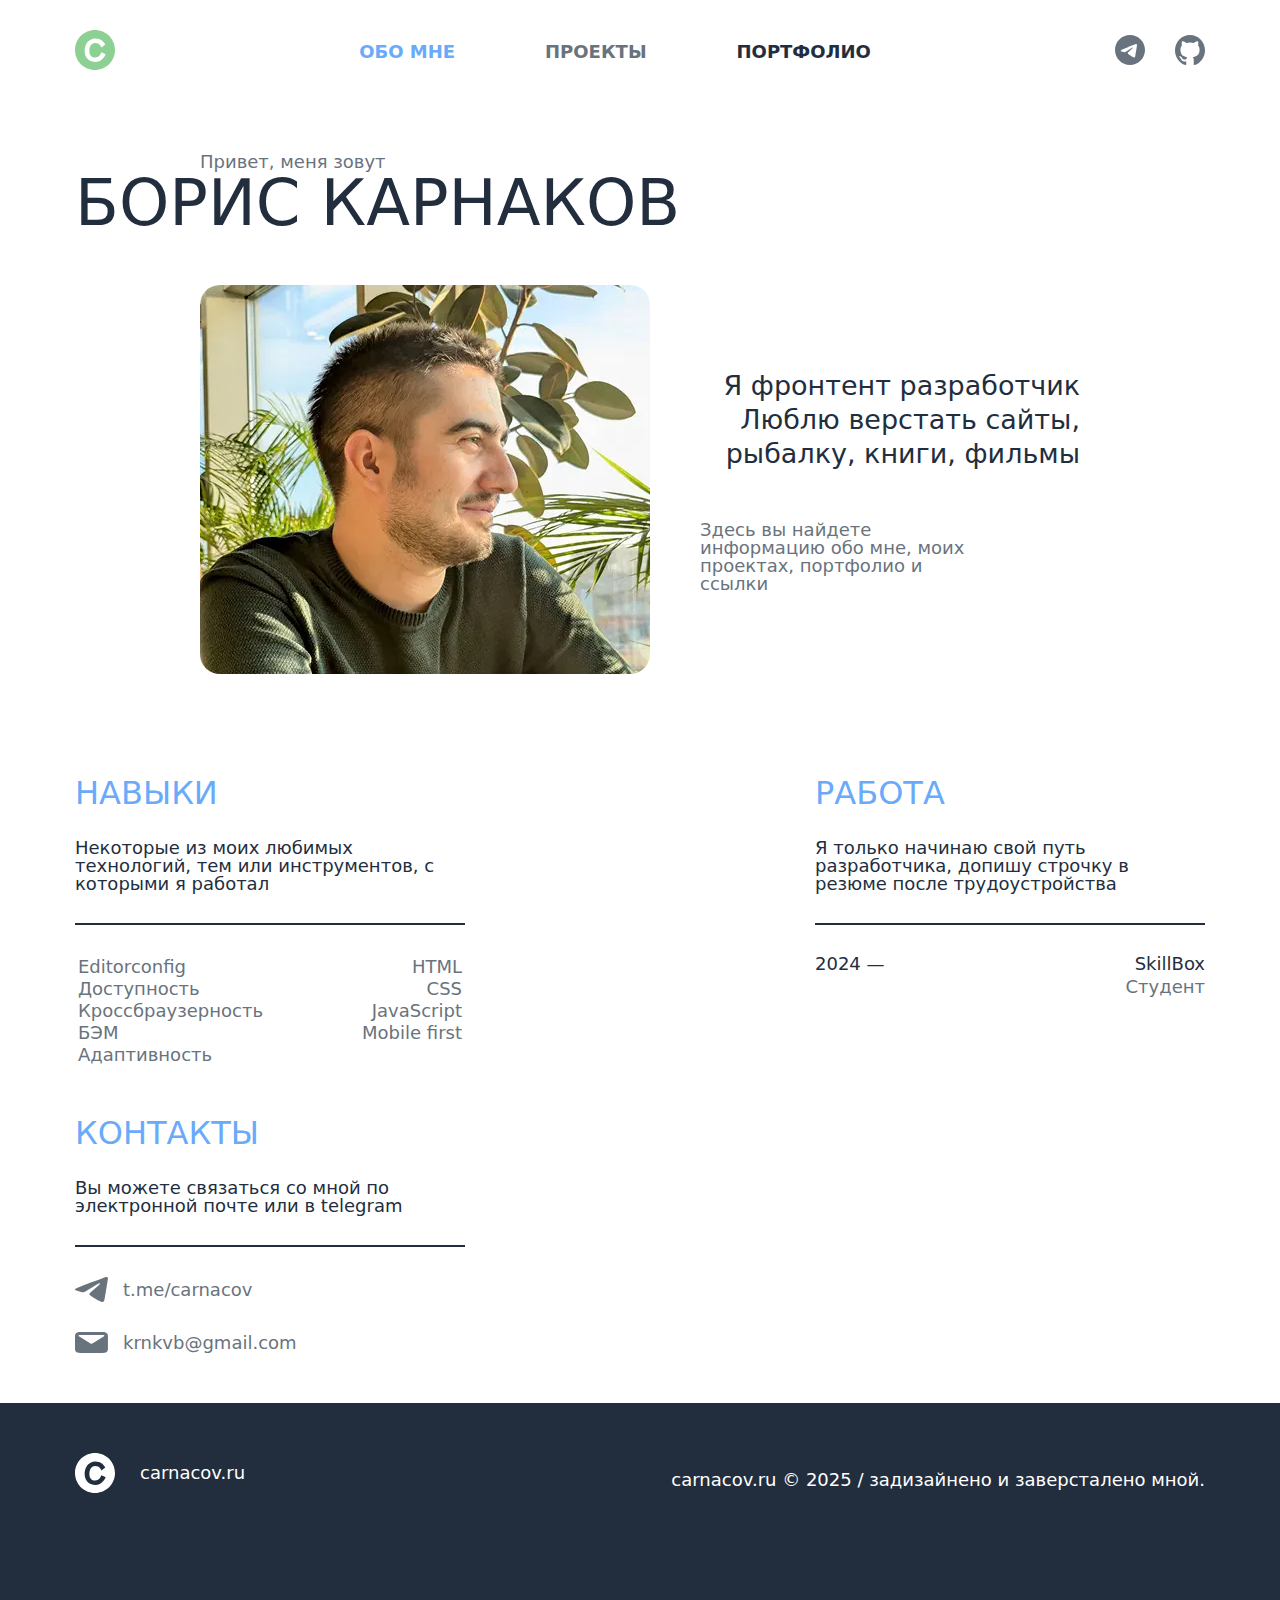
<file: index.html>
<!DOCTYPE html>
<html lang="ru" class="page">
<head>
    <meta charset="UTF-8">
    <meta name="viewport" content="width=device-width, initial-scale=1.0">
    <title>Борис Карнаков - Фронтенд Разработчик</title>
	<link rel="preload" href="/fonts/MicrosoftSansSerif.woff2" as="font">
	<link type="image/x-icon" href="/images/icons/favicon.png" rel="shortcut icon">
  	<link type="Image/x-icon" href="/images/icons/favicon.png" rel="icon">
	<link rel="stylesheet" href="/styles/index.css">
	<link rel="stylesheet" href="/styles/light.css" media="(prefers-color-scheme: light)">
	<link rel="stylesheet" href="/styles/dark.css" media="(prefers-color-scheme: dark)">
</head>
<body class="page__body">
	<header class="header">
		<div class="container header__container">
			<a class="header__logo">
				<svg width="40" height="40" viewBox="0 0 40 40" fill="none" xmlns="http://www.w3.org/2000/svg">
					<path fill-rule="evenodd" clip-rule="evenodd" d="M20 40C31.0457 40 40 31.0457 40 20C40 8.95431 31.0457 0 20 0C8.95431 0 0 8.95431 0 20C0 31.0457 8.95431 40 20 40ZM14.5772 30.5143C16.1526 31.4547 18.0081 31.9249 20.1436 31.9249C21.9115 31.9249 23.4431 31.6114 24.7385 30.9845C26.0338 30.3576 27.1628 29.4607 28.1255 28.2939C29.0883 27.1271 29.9547 25.7513 30.7249 24.1665L26.4189 22.2335C25.9638 23.2958 25.4736 24.2275 24.9485 25.0286C24.4234 25.8122 23.767 26.4218 22.9793 26.8571C22.2091 27.2925 21.2114 27.5102 19.9861 27.5102C18.8833 27.5102 17.9643 27.3186 17.2291 26.9355C16.5115 26.535 15.9338 26.0038 15.4962 25.342C15.0761 24.6803 14.7785 23.9488 14.6035 23.1478C14.4284 22.3467 14.3409 21.5369 14.3409 20.7184C14.3409 19.9521 14.4284 19.1249 14.6035 18.2367C14.7785 17.3312 15.0849 16.4778 15.5225 15.6767C15.9776 14.8756 16.5902 14.2139 17.3604 13.6914C18.1306 13.169 19.1021 12.9078 20.2749 12.9078C21.4127 12.9078 22.3666 13.1341 23.1368 13.5869C23.907 14.0397 24.5547 14.6144 25.0798 15.311C25.6049 15.9902 26.06 16.6868 26.4451 17.4008L30.2523 14.5012C30.1123 14.2922 29.8935 13.9614 29.5959 13.5086C29.2983 13.0384 28.8957 12.5246 28.3881 11.9673C27.898 11.4101 27.2766 10.8789 26.5239 10.3739C25.7712 9.85143 24.8785 9.42476 23.8457 9.09388C22.813 8.74558 21.6052 8.57143 20.2224 8.57143C18.612 8.57143 17.2116 8.85007 16.0213 9.40735C14.831 9.94721 13.8245 10.6612 13.0018 11.5494C12.1791 12.4376 11.5227 13.4215 11.0326 14.5012C10.5425 15.5635 10.1837 16.6346 9.9561 17.7143C9.74605 18.7766 9.64103 19.7431 9.64103 20.6139C9.64103 22.9127 10.0699 24.9067 10.9276 26.5959C11.7853 28.2852 13.0018 29.5913 14.5772 30.5143Z" fill=""/>
				</svg>
			</a>

			<nav class="nav">
				<ul class="list-reset nav__list">
					<li class="nav__item"><a href="https://carnacov.ru/" class="nav__link nav__link-active">Обо мне</a></li>
					<li class="nav__item"><a class="nav__link-inactive">Проекты</a></li>
					<li class="nav__item"><a href="/portfolio.html" class="nav__link">Портфолио</a></li>
				</ul>
			</nav>

			<div class="social">
				<ul class="list-reset social__list">
					<li class="social__item">
						<a href="https://t.me/carnacov" target="_blank" class="social__link">
							<svg width="30" height="30" viewBox="0 0 30 30" fill="none" xmlns="http://www.w3.org/2000/svg">
								<path fill-rule="evenodd" clip-rule="evenodd" d="M30 15C30 23.2843 23.2843 30 15 30C6.71572 30 0 23.2843 0 15C0 6.71573 6.71572 0 15 0C23.2843 0 30 6.71573 30 15ZM15.5246 11.0658C14.0633 11.6778 11.1532 12.9392 6.78183 14.8376C6.08244 15.1249 5.70774 15.3997 5.67025 15.6744C5.61491 16.139 6.1965 16.3195 6.98104 16.563C7.08229 16.5944 7.18691 16.6269 7.29395 16.6611C8.06831 16.9109 9.09247 17.1982 9.62947 17.2107C10.1166 17.2231 10.6536 17.0233 11.2532 16.6112C15.3372 13.851 17.4355 12.4521 17.5729 12.4271C17.6727 12.4022 17.7976 12.3772 17.8851 12.4521C17.9726 12.5271 17.9726 12.6769 17.96 12.7144C17.9004 12.9627 15.4634 15.2251 14.3549 16.2542C14.0694 16.5193 13.872 16.7025 13.826 16.7485C13.7088 16.8691 13.5896 16.9833 13.4749 17.0931C12.758 17.7793 12.22 18.2942 13.5013 19.1341C14.0835 19.5184 14.5531 19.8388 15.0156 20.1543C15.5749 20.536 16.1237 20.9104 16.8485 21.3822C17.0193 21.4943 17.1827 21.6106 17.3421 21.724C17.9643 22.1666 18.5255 22.5659 19.2215 22.5062C19.6212 22.4688 20.0334 22.0941 20.2457 20.97C20.7453 18.3222 21.7195 12.5645 21.9442 10.1915C21.9693 9.99167 21.9442 9.72939 21.9193 9.6045C21.8943 9.4796 21.8568 9.31724 21.707 9.19234C21.5196 9.04246 21.2449 9.01748 21.12 9.01748C20.5579 9.02998 19.6836 9.32972 15.5246 11.0658Z" fill=""/>
							</svg>

						</a>
					</li>

					<li class="social__item">
						<a href="https://github.com/carnacov" target="_blank" class="social__link">
							<svg width="30" height="30" viewBox="0 0 30 30" fill="none" xmlns="http://www.w3.org/2000/svg">
								<path fill-rule="evenodd" clip-rule="evenodd" d="M15.0124 0C6.71094 0 0 6.87497 0 15.3802C0 22.179 4.29993 27.9339 10.2651 29.9708C11.0109 30.1239 11.284 29.6399 11.284 29.2327C11.284 28.8761 11.2595 27.6539 11.2595 26.3805C7.08337 27.2974 6.21374 24.5471 6.21374 24.5471C5.54261 22.7646 4.54822 22.3065 4.54822 22.3065C3.18139 21.3643 4.64778 21.3643 4.64778 21.3643C6.16396 21.4662 6.95953 22.943 6.95953 22.943C8.30148 25.2855 10.4639 24.6236 11.3338 24.2161C11.458 23.223 11.8559 22.5355 12.2784 22.1537C8.94771 21.7971 5.44336 20.473 5.44336 14.5653C5.44336 12.8846 6.0395 11.5096 6.98412 10.4403C6.83508 10.0584 6.31299 8.47934 7.13346 6.36591C7.13346 6.36591 8.40104 5.95841 11.2592 7.94466C12.4828 7.60799 13.7448 7.43672 15.0124 7.43528C16.28 7.43528 17.5721 7.61372 18.7654 7.94466C21.6238 5.95841 22.8914 6.36591 22.8914 6.36591C23.7118 8.47934 23.1894 10.0584 23.0404 10.4403C24.0099 11.5096 24.5815 12.8846 24.5815 14.5653C24.5815 20.473 21.0771 21.7715 17.7215 22.1537C18.2685 22.6374 18.7405 23.554 18.7405 25.0055C18.7405 27.068 18.7159 28.7233 18.7159 29.2324C18.7159 29.6399 18.9894 30.1239 19.7349 29.9711C25.7 27.9336 29.9999 22.179 29.9999 15.3802C30.0245 6.87497 23.289 0 15.0124 0Z" fill=""/>
							</svg>
						</a>
					</li>
				</ul>
			</div>
		</div>
	</header>

	<main class="main">
		<div class="container main__container">
			<section class="section about">
				<p class="list-reset about__title-sub">Привет, меня зовут</p>
				<h1 class="list-reset main__title">Борис Карнаков</h1>

				<div class="about__sub">
					<picture class="about__picture">
						<source type="image/webp" srcset="/images/photo@1x.webp 1x, /images/photo@2x.webp 2x">
						<source type="image/avif" srcset="/images/photo@1x.avif 1x, /images/photo@2x.avif 2x">
						<img class="about__picture-img" src="/images/photo@1x.jpg" srcset="/images/photo@2x.jpg 2x" width="450" height="389" fetchpriority="high" alt="Портрет на цветном фоне">
					</picture>

					<div class="about__sub-container">
						<h2 class="list-reset about__sub-title">Я фронтент разработчик Люблю верстать сайты, рыбалку, книги, фильмы</h2>
						<p class="list-reset about__sub-text">Здесь вы найдете информацию обо мне, моих проектах, портфолио и ссылки</p>
					</div>
				</div>
			</section>

			<div class="main__container-sub">
				<section class="section skills">
					<h2 class="list-reset section__title">Навыки</h2>
					<p class="list-reset section__title-sub">Некоторые из моих любимых технологий, тем или инструментов, с которыми я работал</p>

					<table class="skills__table">
						<tbody>
							<tr class="skills__table-row">
								<td class="skills__table-column">Editorconfig</td>
								<td class="skills__table-column">HTML</td>
							</tr>

							<tr class="skills__table-row">
								<td class="skills__table-column">Доступность</td>
								<td class="skills__table-column">CSS</td>
							</tr>

							<tr class="skills__table-row">
								<td class="skills__table-column">Кроссбраузерность</td>
								<td class="skills__table-column">JavaScript</td>
							</tr>

							<tr class="skills__table-row">
								<td class="skills__table-column">БЭМ</td>
								<td class="skills__table-column">Mobile first</td>
							</tr>

							<tr class="skills__table-row">
								<td class="skills__table-column">Адаптивность</td>
								<td class="skills__table-column"></td>
							</tr>
						</tbody>
					</table>
				</section>

				<section class="section works">
					<h2 class="list-reset section__title">Работа</h2>
					<p class="list-reset section__title-sub">Я только начинаю свой путь разработчика, допишу строчку в резюме после трудоустройства</p>

					<ul class="list-reset works__list">
						<li class="works__item">
							<span class="works__item-time"><time datetime="2024">2024 &mdash;</time></span>
							<span class="works__item-co">SkillBox</span>
							<span class="works__item-post">Студент</span>
						</li>
					</ul>
				</section>

				<section class="section contacts">
					<h2 class="list-reset section__title">Контакты</h2>
					<p class="list-reset section__title-sub">Вы можете связаться со мной по электронной почте или в telegram</p>

					<ul class="list-reset contacts__list">
						<li class="contacts__item">
							<a href="https://t.me/carnacov" target="_blank" class="contacts__link">
								<svg width="33" height="25" viewBox="0 0 33 25" fill="none" xmlns="http://www.w3.org/2000/svg">
									<path d="M30.1226 0.220707C30.1226 0.220707 33.1689 -0.861435 32.915 1.76663C32.8304 2.84878 32.0688 6.63628 31.4765 10.733L29.4457 22.8685C29.4457 22.8685 29.2765 24.6463 27.7533 24.9555C26.2301 25.2646 23.9455 23.8733 23.5224 23.5641C23.1838 23.3323 17.176 19.8539 15.0604 18.1534C14.4681 17.6896 13.7912 16.7621 15.1451 15.6799L24.03 7.95035C25.0455 7.02278 26.0609 4.8585 21.83 7.48657L9.98338 14.8297C9.98338 14.8297 8.62948 15.6026 6.09096 14.907L0.590718 13.3611C0.590718 13.3611 -1.44013 12.2016 2.02924 11.0421C10.4911 7.40921 20.8993 3.699 30.1226 0.220707Z" fill=""></path>
								</svg>

								t.me/carnacov
							</a>
						</li>
						<li class="contacts__item">
							<a href="mailto:krnkvb@gmail.com" target="_blank" class="contacts__link">
								<svg width="33" height="21" viewBox="0 0 33 21" fill="none" xmlns="http://www.w3.org/2000/svg">
									<path fill-rule="evenodd" clip-rule="evenodd" d="M0.447849 2.0475C9.81392e-08 2.85 0 3.9 0 6V15C0 17.1 9.81392e-08 18.15 0.447849 18.9525C0.842837 19.6579 1.47281 20.2313 2.24748 20.5905C3.12835 21 4.28091 21 6.58601 21H26.344C28.6491 21 29.8017 21 30.6826 20.5905C31.4566 20.231 32.0859 19.6577 32.4805 18.9525C32.93 18.15 32.93 17.1 32.93 15V6C32.93 3.9 32.93 2.85 32.4805 2.0475C32.0863 1.34176 31.4569 0.767842 30.6826 0.408C29.8017 -2.68221e-07 28.6491 0 26.344 0H6.58601C4.28091 0 3.12835 -2.68221e-07 2.24748 0.408C1.47255 0.767587 0.842557 1.34153 0.447849 2.0475ZM4.35829 3H28.5718C28.7485 2.9998 28.9207 3.05145 29.0627 3.14729C29.2048 3.24313 29.3092 3.37809 29.3605 3.53219C29.4119 3.68629 29.4074 3.85135 29.3478 4.00296C29.2882 4.15456 29.1766 4.28466 29.0295 4.374L17.3805 11.472C17.1096 11.6371 16.7909 11.7252 16.465 11.7252C16.1391 11.7252 15.8205 11.6371 15.5496 11.472L3.90056 4.374C3.75349 4.28466 3.64189 4.15456 3.58227 4.00296C3.52265 3.85135 3.51818 3.68629 3.56952 3.53219C3.62085 3.37809 3.72527 3.24313 3.86733 3.14729C4.00938 3.05145 4.18152 2.9998 4.35829 3Z" fill=""></path>
								</svg>

								krnkvb@gmail.com
							</a>
						</li>
					</ul>
				</section>
			</div>
		</div>
	</main>

	<footer class="footer">
		<div class="container footer__container">
			<a class="footer__logo">
				<svg width="40" height="40" viewBox="0 0 40 40" fill="none" xmlns="http://www.w3.org/2000/svg">
					<path fill-rule="evenodd" clip-rule="evenodd" d="M20 40C31.0457 40 40 31.0457 40 20C40 8.95431 31.0457 0 20 0C8.95431 0 0 8.95431 0 20C0 31.0457 8.95431 40 20 40ZM14.5772 30.5143C16.1526 31.4547 18.0081 31.9249 20.1436 31.9249C21.9115 31.9249 23.4431 31.6114 24.7385 30.9845C26.0338 30.3576 27.1628 29.4607 28.1255 28.2939C29.0883 27.1271 29.9547 25.7513 30.7249 24.1665L26.4189 22.2335C25.9638 23.2958 25.4736 24.2275 24.9485 25.0286C24.4234 25.8122 23.767 26.4218 22.9793 26.8571C22.2091 27.2925 21.2114 27.5102 19.9861 27.5102C18.8833 27.5102 17.9643 27.3186 17.2291 26.9355C16.5115 26.535 15.9338 26.0038 15.4962 25.342C15.0761 24.6803 14.7785 23.9488 14.6035 23.1478C14.4284 22.3467 14.3409 21.5369 14.3409 20.7184C14.3409 19.9521 14.4284 19.1249 14.6035 18.2367C14.7785 17.3312 15.0849 16.4778 15.5225 15.6767C15.9776 14.8756 16.5902 14.2139 17.3604 13.6914C18.1306 13.169 19.1021 12.9078 20.2749 12.9078C21.4127 12.9078 22.3666 13.1341 23.1368 13.5869C23.907 14.0397 24.5547 14.6144 25.0798 15.311C25.6049 15.9902 26.06 16.6868 26.4451 17.4008L30.2523 14.5012C30.1123 14.2922 29.8935 13.9614 29.5959 13.5086C29.2983 13.0384 28.8957 12.5246 28.3881 11.9673C27.898 11.4101 27.2766 10.8789 26.5239 10.3739C25.7712 9.85143 24.8785 9.42476 23.8457 9.09388C22.813 8.74558 21.6052 8.57143 20.2224 8.57143C18.612 8.57143 17.2116 8.85007 16.0213 9.40735C14.831 9.94721 13.8245 10.6612 13.0018 11.5494C12.1791 12.4376 11.5227 13.4215 11.0326 14.5012C10.5425 15.5635 10.1837 16.6346 9.9561 17.7143C9.74605 18.7766 9.64103 19.7431 9.64103 20.6139C9.64103 22.9127 10.0699 24.9067 10.9276 26.5959C11.7853 28.2852 13.0018 29.5913 14.5772 30.5143Z" fill=""/>
				</svg>

				carnacov.ru
			</a>
			<p class="footer__copiright">carnacov.ru ©  2025 / задизайнено и заверсталено мной.</p>
		</div>
	</footer>
</body>
</html>
</file>
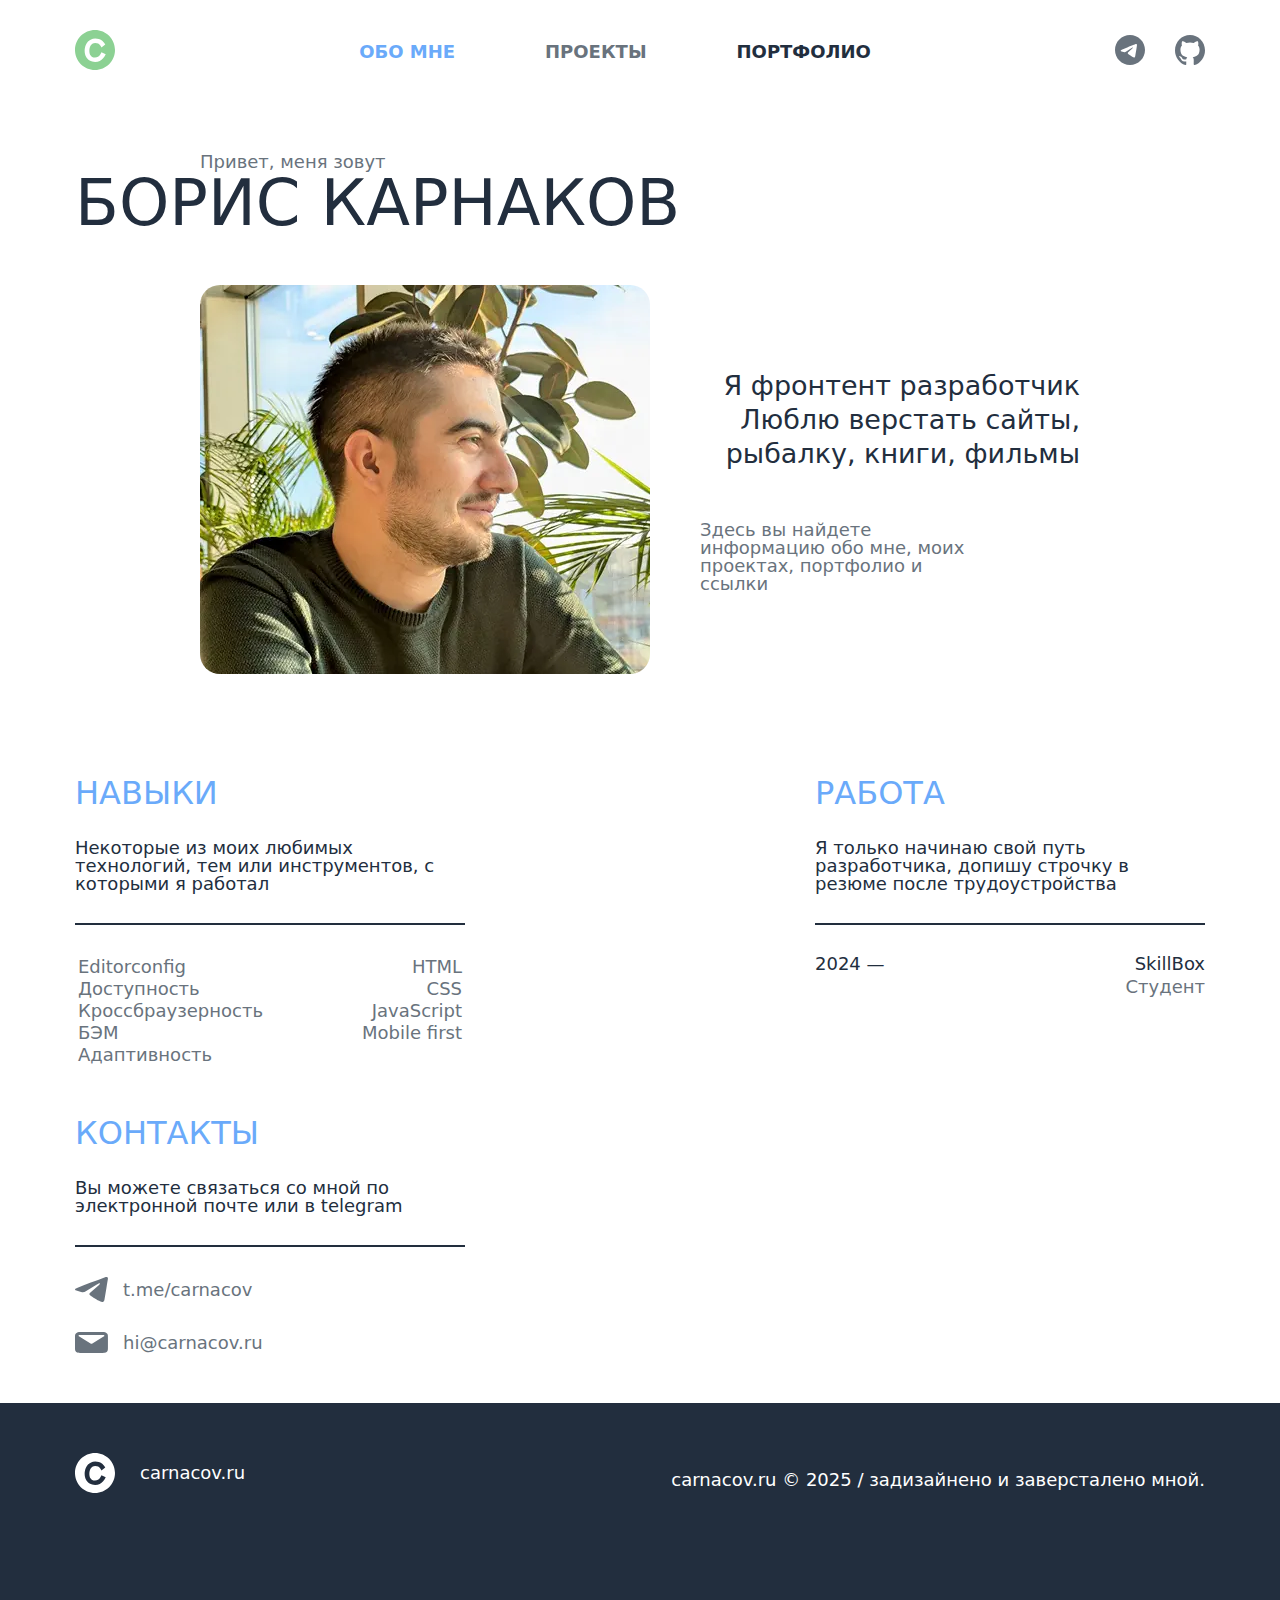
<file: about.html>
<!DOCTYPE html>
<html lang="ru" class="page">
<head>
    <meta charset="UTF-8">
    <meta name="viewport" content="width=device-width, initial-scale=1.0">
    <title>Борис Карнаков - Фронтенд Разработчик</title>
	<link rel="preload" href="/fonts/MicrosoftSansSerif.woff2" as="font">
	<link type="image/x-icon" href="/images/icons/favicon.png" rel="shortcut icon">
  	<link type="Image/x-icon" href="/images/icons/favicon.png" rel="icon">
	<link rel="stylesheet" href="/styles/index.css">
	<link rel="stylesheet" href="/styles/light.css" media="(prefers-color-scheme: light)">
	<link rel="stylesheet" href="/styles/dark.css" media="(prefers-color-scheme: dark)">
</head>
<body class="page__body">
	<header class="header">
		<div class="container header__container">
			<a class="header__logo">
				<svg width="40" height="40" viewBox="0 0 40 40" fill="none" xmlns="http://www.w3.org/2000/svg">
					<path fill-rule="evenodd" clip-rule="evenodd" d="M20 40C31.0457 40 40 31.0457 40 20C40 8.95431 31.0457 0 20 0C8.95431 0 0 8.95431 0 20C0 31.0457 8.95431 40 20 40ZM14.5772 30.5143C16.1526 31.4547 18.0081 31.9249 20.1436 31.9249C21.9115 31.9249 23.4431 31.6114 24.7385 30.9845C26.0338 30.3576 27.1628 29.4607 28.1255 28.2939C29.0883 27.1271 29.9547 25.7513 30.7249 24.1665L26.4189 22.2335C25.9638 23.2958 25.4736 24.2275 24.9485 25.0286C24.4234 25.8122 23.767 26.4218 22.9793 26.8571C22.2091 27.2925 21.2114 27.5102 19.9861 27.5102C18.8833 27.5102 17.9643 27.3186 17.2291 26.9355C16.5115 26.535 15.9338 26.0038 15.4962 25.342C15.0761 24.6803 14.7785 23.9488 14.6035 23.1478C14.4284 22.3467 14.3409 21.5369 14.3409 20.7184C14.3409 19.9521 14.4284 19.1249 14.6035 18.2367C14.7785 17.3312 15.0849 16.4778 15.5225 15.6767C15.9776 14.8756 16.5902 14.2139 17.3604 13.6914C18.1306 13.169 19.1021 12.9078 20.2749 12.9078C21.4127 12.9078 22.3666 13.1341 23.1368 13.5869C23.907 14.0397 24.5547 14.6144 25.0798 15.311C25.6049 15.9902 26.06 16.6868 26.4451 17.4008L30.2523 14.5012C30.1123 14.2922 29.8935 13.9614 29.5959 13.5086C29.2983 13.0384 28.8957 12.5246 28.3881 11.9673C27.898 11.4101 27.2766 10.8789 26.5239 10.3739C25.7712 9.85143 24.8785 9.42476 23.8457 9.09388C22.813 8.74558 21.6052 8.57143 20.2224 8.57143C18.612 8.57143 17.2116 8.85007 16.0213 9.40735C14.831 9.94721 13.8245 10.6612 13.0018 11.5494C12.1791 12.4376 11.5227 13.4215 11.0326 14.5012C10.5425 15.5635 10.1837 16.6346 9.9561 17.7143C9.74605 18.7766 9.64103 19.7431 9.64103 20.6139C9.64103 22.9127 10.0699 24.9067 10.9276 26.5959C11.7853 28.2852 13.0018 29.5913 14.5772 30.5143Z" fill=""/>
				</svg>
			</a>

			<nav class="nav">
				<ul class="list-reset nav__list">
					<li class="nav__item"><a href="/about.html" class="nav__link nav__link-active">Обо мне</a></li>
					<li class="nav__item"><a class="nav__link-inactive">Проекты</a></li>
					<li class="nav__item"><a href="/portfolio.html" class="nav__link">Портфолио</a></li>
				</ul>
			</nav>

			<div class="social">
				<ul class="list-reset social__list">
					<li class="social__item">
						<a href="https://t.me/carnacov" target="_blank" class="social__link">
							<svg width="30" height="30" viewBox="0 0 30 30" fill="none" xmlns="http://www.w3.org/2000/svg">
								<path fill-rule="evenodd" clip-rule="evenodd" d="M30 15C30 23.2843 23.2843 30 15 30C6.71572 30 0 23.2843 0 15C0 6.71573 6.71572 0 15 0C23.2843 0 30 6.71573 30 15ZM15.5246 11.0658C14.0633 11.6778 11.1532 12.9392 6.78183 14.8376C6.08244 15.1249 5.70774 15.3997 5.67025 15.6744C5.61491 16.139 6.1965 16.3195 6.98104 16.563C7.08229 16.5944 7.18691 16.6269 7.29395 16.6611C8.06831 16.9109 9.09247 17.1982 9.62947 17.2107C10.1166 17.2231 10.6536 17.0233 11.2532 16.6112C15.3372 13.851 17.4355 12.4521 17.5729 12.4271C17.6727 12.4022 17.7976 12.3772 17.8851 12.4521C17.9726 12.5271 17.9726 12.6769 17.96 12.7144C17.9004 12.9627 15.4634 15.2251 14.3549 16.2542C14.0694 16.5193 13.872 16.7025 13.826 16.7485C13.7088 16.8691 13.5896 16.9833 13.4749 17.0931C12.758 17.7793 12.22 18.2942 13.5013 19.1341C14.0835 19.5184 14.5531 19.8388 15.0156 20.1543C15.5749 20.536 16.1237 20.9104 16.8485 21.3822C17.0193 21.4943 17.1827 21.6106 17.3421 21.724C17.9643 22.1666 18.5255 22.5659 19.2215 22.5062C19.6212 22.4688 20.0334 22.0941 20.2457 20.97C20.7453 18.3222 21.7195 12.5645 21.9442 10.1915C21.9693 9.99167 21.9442 9.72939 21.9193 9.6045C21.8943 9.4796 21.8568 9.31724 21.707 9.19234C21.5196 9.04246 21.2449 9.01748 21.12 9.01748C20.5579 9.02998 19.6836 9.32972 15.5246 11.0658Z" fill=""/>
							</svg>

						</a>
					</li>

					<li class="social__item">
						<a href="https://github.com/carnacov" target="_blank" class="social__link">
							<svg width="30" height="30" viewBox="0 0 30 30" fill="none" xmlns="http://www.w3.org/2000/svg">
								<path fill-rule="evenodd" clip-rule="evenodd" d="M15.0124 0C6.71094 0 0 6.87497 0 15.3802C0 22.179 4.29993 27.9339 10.2651 29.9708C11.0109 30.1239 11.284 29.6399 11.284 29.2327C11.284 28.8761 11.2595 27.6539 11.2595 26.3805C7.08337 27.2974 6.21374 24.5471 6.21374 24.5471C5.54261 22.7646 4.54822 22.3065 4.54822 22.3065C3.18139 21.3643 4.64778 21.3643 4.64778 21.3643C6.16396 21.4662 6.95953 22.943 6.95953 22.943C8.30148 25.2855 10.4639 24.6236 11.3338 24.2161C11.458 23.223 11.8559 22.5355 12.2784 22.1537C8.94771 21.7971 5.44336 20.473 5.44336 14.5653C5.44336 12.8846 6.0395 11.5096 6.98412 10.4403C6.83508 10.0584 6.31299 8.47934 7.13346 6.36591C7.13346 6.36591 8.40104 5.95841 11.2592 7.94466C12.4828 7.60799 13.7448 7.43672 15.0124 7.43528C16.28 7.43528 17.5721 7.61372 18.7654 7.94466C21.6238 5.95841 22.8914 6.36591 22.8914 6.36591C23.7118 8.47934 23.1894 10.0584 23.0404 10.4403C24.0099 11.5096 24.5815 12.8846 24.5815 14.5653C24.5815 20.473 21.0771 21.7715 17.7215 22.1537C18.2685 22.6374 18.7405 23.554 18.7405 25.0055C18.7405 27.068 18.7159 28.7233 18.7159 29.2324C18.7159 29.6399 18.9894 30.1239 19.7349 29.9711C25.7 27.9336 29.9999 22.179 29.9999 15.3802C30.0245 6.87497 23.289 0 15.0124 0Z" fill=""/>
							</svg>
						</a>
					</li>
				</ul>
			</div>
		</div>
	</header>

	<main class="main">
		<div class="container main__container">
			<section class="section about">
				<p class="list-reset about__title-sub">Привет, меня зовут</p>
				<h1 class="list-reset main__title">Борис Карнаков</h1>

				<div class="about__sub">
					<picture class="about__picture">
						<source type="image/webp" srcset="/images/photo@1x.webp 1x, /images/photo@2x.webp 2x">
						<source type="image/avif" srcset="/images/photo@1x.avif 1x, /images/photo@2x.avif 2x">
						<img class="about__picture-img" src="/images/photo@1x.jpg" srcset="/images/photo@2x.jpg 2x" width="450" height="389" fetchpriority="high" alt="Портрет на цветном фоне">
					</picture>

					<div class="about__sub-container">
						<h2 class="list-reset about__sub-title">Я фронтент разработчик Люблю верстать сайты, рыбалку, книги, фильмы</h2>
						<p class="list-reset about__sub-text">Здесь вы найдете информацию обо мне, моих проектах, портфолио и ссылки</p>
					</div>
				</div>
			</section>

			<div class="main__container-sub">
				<section class="section skills">
					<h2 class="list-reset section__title">Навыки</h2>
					<p class="list-reset section__title-sub">Некоторые из моих любимых технологий, тем или инструментов, с которыми я работал</p>

					<table class="skills__table">
						<tbody>
							<tr class="skills__table-row">
								<td class="skills__table-column">Editorconfig</td>
								<td class="skills__table-column">HTML</td>
							</tr>

							<tr class="skills__table-row">
								<td class="skills__table-column">Доступность</td>
								<td class="skills__table-column">CSS</td>
							</tr>

							<tr class="skills__table-row">
								<td class="skills__table-column">Кроссбраузерность</td>
								<td class="skills__table-column">JavaScript</td>
							</tr>

							<tr class="skills__table-row">
								<td class="skills__table-column">БЭМ</td>
								<td class="skills__table-column">Mobile first</td>
							</tr>

							<tr class="skills__table-row">
								<td class="skills__table-column">Адаптивность</td>
								<td class="skills__table-column"></td>
							</tr>
						</tbody>
					</table>
				</section>

				<section class="section works">
					<h2 class="list-reset section__title">Работа</h2>
					<p class="list-reset section__title-sub">Я только начинаю свой путь разработчика, допишу строчку в резюме после трудоустройства</p>

					<ul class="list-reset works__list">
						<li class="works__item">
							<span class="works__item-time"><time datetime="2024">2024 &mdash;</time></span>
							<span class="works__item-co">SkillBox</span>
							<span class="works__item-post">Студент</span>
						</li>
					</ul>
				</section>

				<section class="section contacts">
					<h2 class="list-reset section__title">Контакты</h2>
					<p class="list-reset section__title-sub">Вы можете связаться со мной по электронной почте или в telegram</p>

					<ul class="list-reset contacts__list">
						<li class="contacts__item">
							<a href="https://t.me/carnacov" target="_blank" class="contacts__link">
								<svg width="33" height="25" viewBox="0 0 33 25" fill="none" xmlns="http://www.w3.org/2000/svg">
									<path d="M30.1226 0.220707C30.1226 0.220707 33.1689 -0.861435 32.915 1.76663C32.8304 2.84878 32.0688 6.63628 31.4765 10.733L29.4457 22.8685C29.4457 22.8685 29.2765 24.6463 27.7533 24.9555C26.2301 25.2646 23.9455 23.8733 23.5224 23.5641C23.1838 23.3323 17.176 19.8539 15.0604 18.1534C14.4681 17.6896 13.7912 16.7621 15.1451 15.6799L24.03 7.95035C25.0455 7.02278 26.0609 4.8585 21.83 7.48657L9.98338 14.8297C9.98338 14.8297 8.62948 15.6026 6.09096 14.907L0.590718 13.3611C0.590718 13.3611 -1.44013 12.2016 2.02924 11.0421C10.4911 7.40921 20.8993 3.699 30.1226 0.220707Z" fill=""></path>
								</svg>

								t.me/carnacov
							</a>
						</li>
						<li class="contacts__item">
							<a href="mailto:hi@carnacov.ru" target="_blank" class="contacts__link">
								<svg width="33" height="21" viewBox="0 0 33 21" fill="none" xmlns="http://www.w3.org/2000/svg">
									<path fill-rule="evenodd" clip-rule="evenodd" d="M0.447849 2.0475C9.81392e-08 2.85 0 3.9 0 6V15C0 17.1 9.81392e-08 18.15 0.447849 18.9525C0.842837 19.6579 1.47281 20.2313 2.24748 20.5905C3.12835 21 4.28091 21 6.58601 21H26.344C28.6491 21 29.8017 21 30.6826 20.5905C31.4566 20.231 32.0859 19.6577 32.4805 18.9525C32.93 18.15 32.93 17.1 32.93 15V6C32.93 3.9 32.93 2.85 32.4805 2.0475C32.0863 1.34176 31.4569 0.767842 30.6826 0.408C29.8017 -2.68221e-07 28.6491 0 26.344 0H6.58601C4.28091 0 3.12835 -2.68221e-07 2.24748 0.408C1.47255 0.767587 0.842557 1.34153 0.447849 2.0475ZM4.35829 3H28.5718C28.7485 2.9998 28.9207 3.05145 29.0627 3.14729C29.2048 3.24313 29.3092 3.37809 29.3605 3.53219C29.4119 3.68629 29.4074 3.85135 29.3478 4.00296C29.2882 4.15456 29.1766 4.28466 29.0295 4.374L17.3805 11.472C17.1096 11.6371 16.7909 11.7252 16.465 11.7252C16.1391 11.7252 15.8205 11.6371 15.5496 11.472L3.90056 4.374C3.75349 4.28466 3.64189 4.15456 3.58227 4.00296C3.52265 3.85135 3.51818 3.68629 3.56952 3.53219C3.62085 3.37809 3.72527 3.24313 3.86733 3.14729C4.00938 3.05145 4.18152 2.9998 4.35829 3Z" fill=""></path>
								</svg>

								hi@carnacov.ru
							</a>
						</li>
					</ul>
				</section>
			</div>
		</div>
	</main>

	<footer class="footer">
		<div class="container footer__container">
			<a class="footer__logo">
				<svg width="40" height="40" viewBox="0 0 40 40" fill="none" xmlns="http://www.w3.org/2000/svg">
					<path fill-rule="evenodd" clip-rule="evenodd" d="M20 40C31.0457 40 40 31.0457 40 20C40 8.95431 31.0457 0 20 0C8.95431 0 0 8.95431 0 20C0 31.0457 8.95431 40 20 40ZM14.5772 30.5143C16.1526 31.4547 18.0081 31.9249 20.1436 31.9249C21.9115 31.9249 23.4431 31.6114 24.7385 30.9845C26.0338 30.3576 27.1628 29.4607 28.1255 28.2939C29.0883 27.1271 29.9547 25.7513 30.7249 24.1665L26.4189 22.2335C25.9638 23.2958 25.4736 24.2275 24.9485 25.0286C24.4234 25.8122 23.767 26.4218 22.9793 26.8571C22.2091 27.2925 21.2114 27.5102 19.9861 27.5102C18.8833 27.5102 17.9643 27.3186 17.2291 26.9355C16.5115 26.535 15.9338 26.0038 15.4962 25.342C15.0761 24.6803 14.7785 23.9488 14.6035 23.1478C14.4284 22.3467 14.3409 21.5369 14.3409 20.7184C14.3409 19.9521 14.4284 19.1249 14.6035 18.2367C14.7785 17.3312 15.0849 16.4778 15.5225 15.6767C15.9776 14.8756 16.5902 14.2139 17.3604 13.6914C18.1306 13.169 19.1021 12.9078 20.2749 12.9078C21.4127 12.9078 22.3666 13.1341 23.1368 13.5869C23.907 14.0397 24.5547 14.6144 25.0798 15.311C25.6049 15.9902 26.06 16.6868 26.4451 17.4008L30.2523 14.5012C30.1123 14.2922 29.8935 13.9614 29.5959 13.5086C29.2983 13.0384 28.8957 12.5246 28.3881 11.9673C27.898 11.4101 27.2766 10.8789 26.5239 10.3739C25.7712 9.85143 24.8785 9.42476 23.8457 9.09388C22.813 8.74558 21.6052 8.57143 20.2224 8.57143C18.612 8.57143 17.2116 8.85007 16.0213 9.40735C14.831 9.94721 13.8245 10.6612 13.0018 11.5494C12.1791 12.4376 11.5227 13.4215 11.0326 14.5012C10.5425 15.5635 10.1837 16.6346 9.9561 17.7143C9.74605 18.7766 9.64103 19.7431 9.64103 20.6139C9.64103 22.9127 10.0699 24.9067 10.9276 26.5959C11.7853 28.2852 13.0018 29.5913 14.5772 30.5143Z" fill=""/>
				</svg>

				carnacov.ru
			</a>
			<p class="footer__copiright">carnacov.ru ©  2025 / задизайнено и заверсталено мной.</p>
		</div>
	</footer>
</body>
</html>
</file>
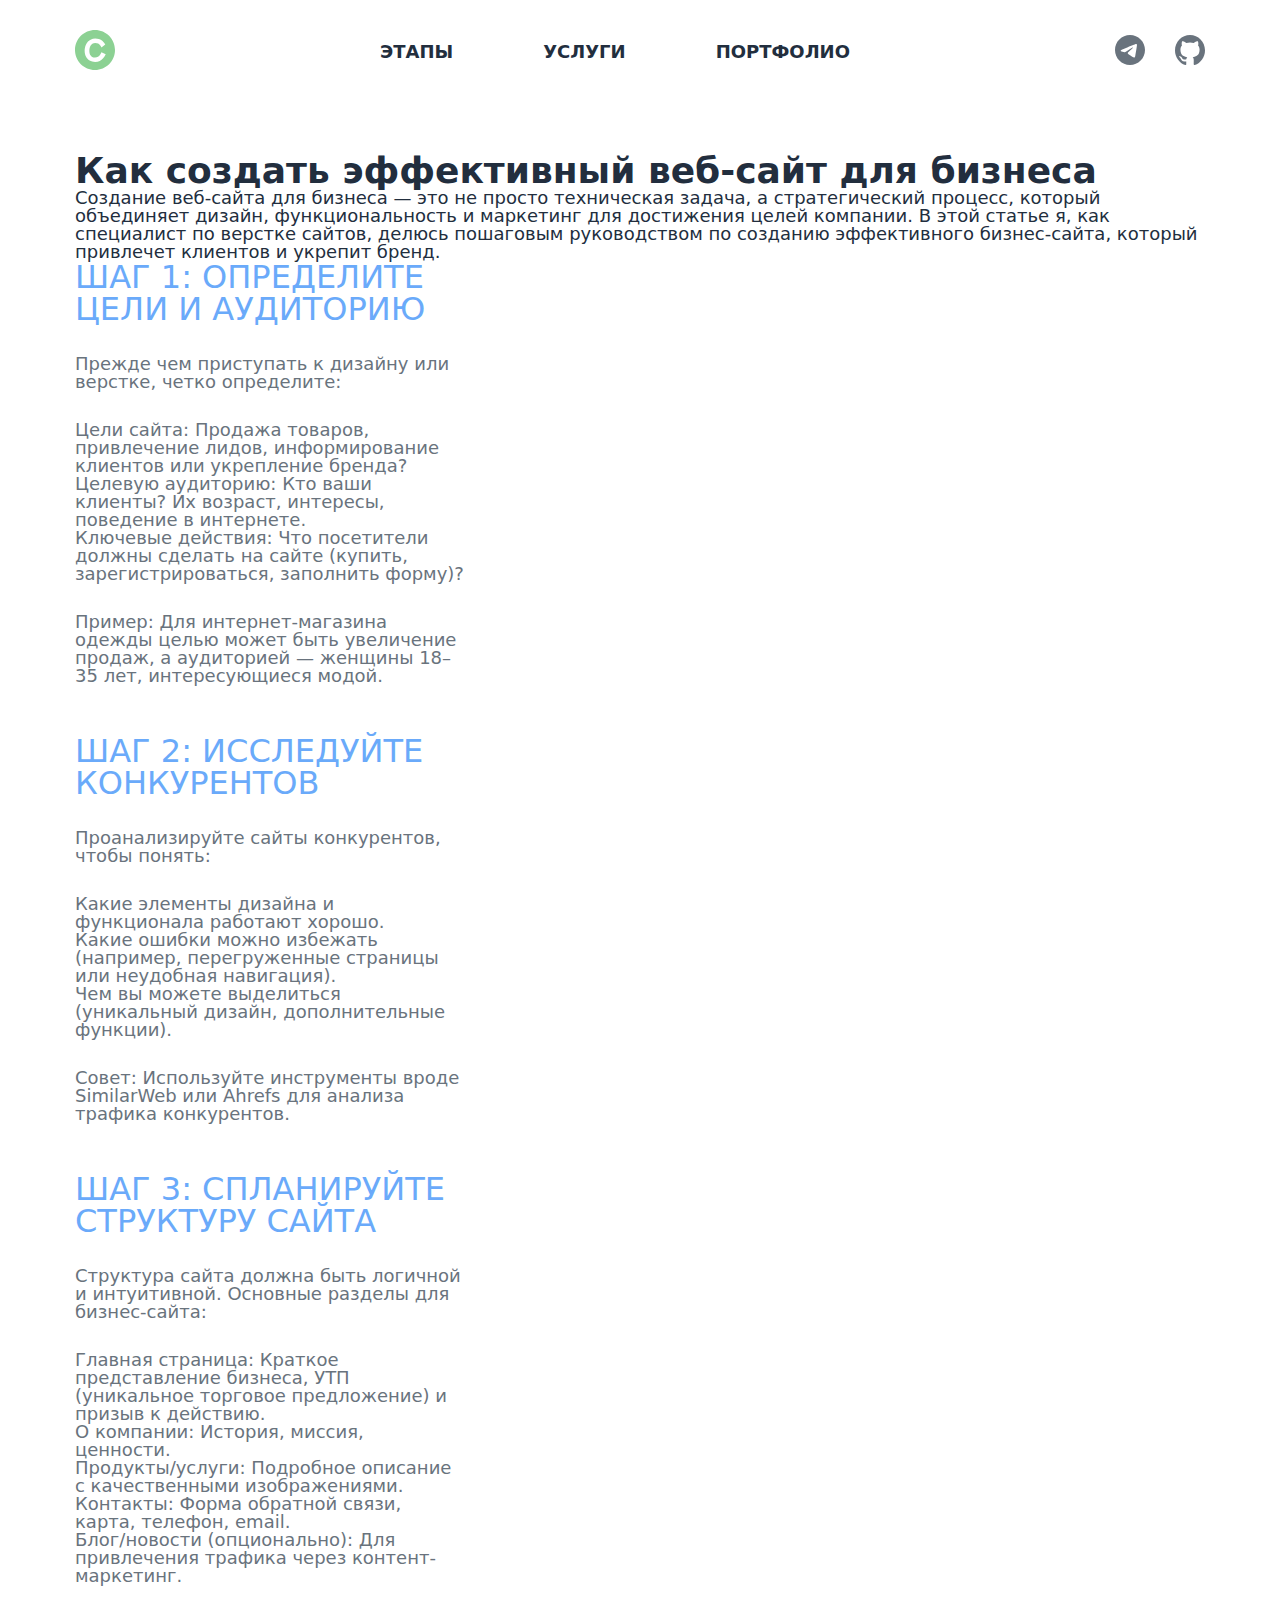
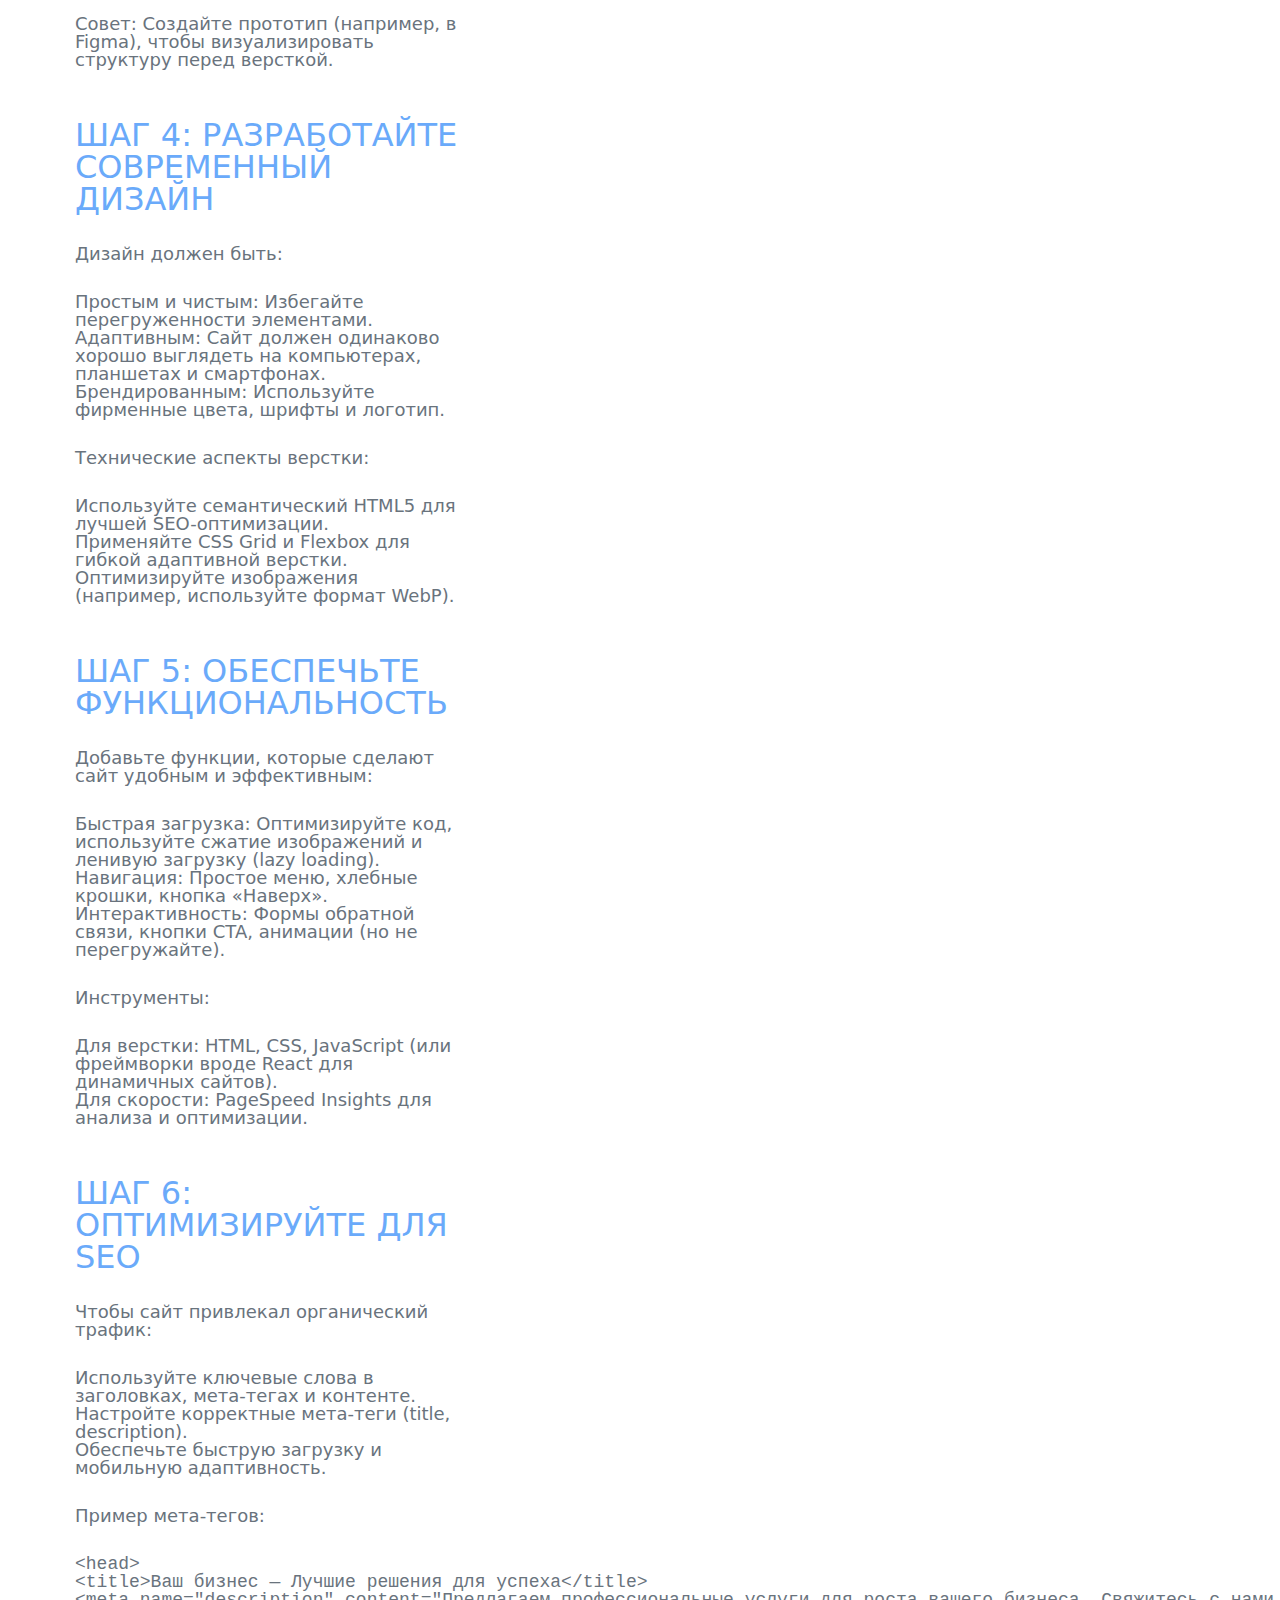
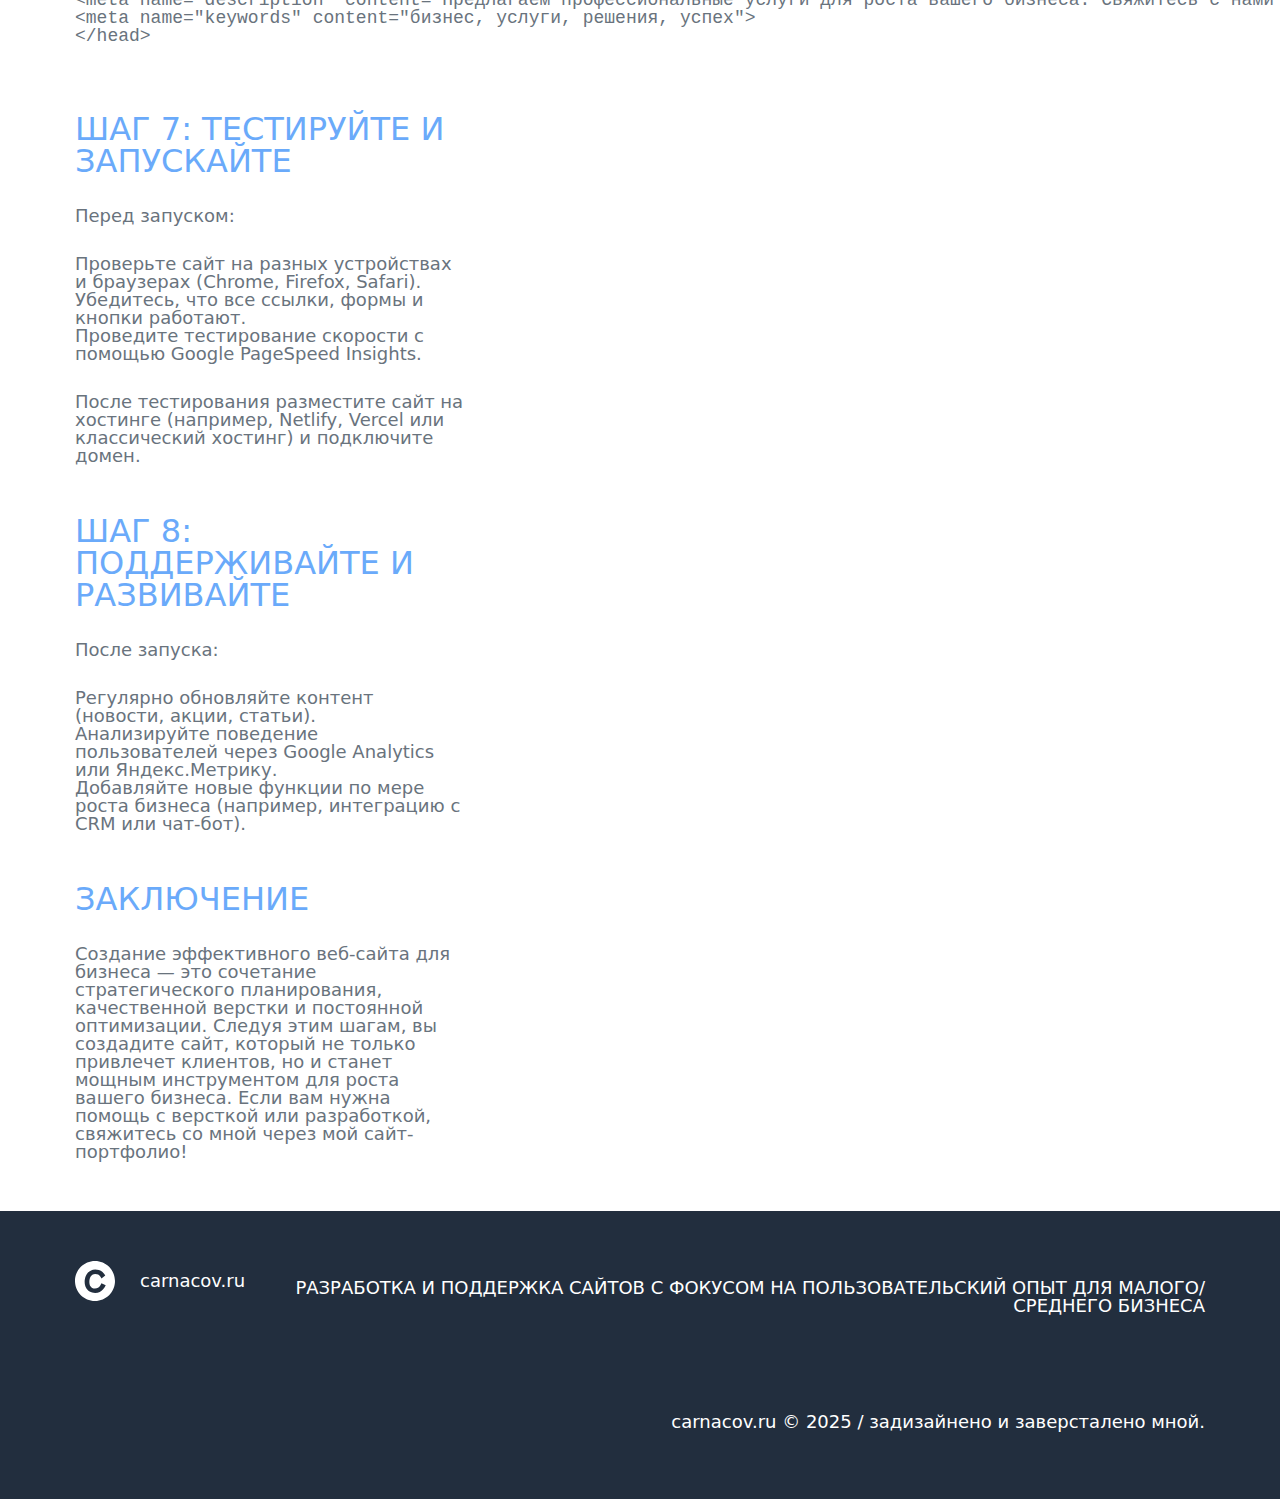
<file: guide.html>
<!DOCTYPE html>
<html lang="ru" class="page">
<head>
    <meta charset="UTF-8">
    <meta name="viewport" content="width=device-width, initial-scale=1.0">
    <title>Борис Карнаков - Фронтенд Разработчик</title>
	<link rel="preload" href="/fonts/MicrosoftSansSerif.woff2" as="font">
	<link type="image/x-icon" href="/images/icons/favicon.png" rel="shortcut icon">
  	<link type="Image/x-icon" href="/images/icons/favicon.png" rel="icon">
	<link rel="stylesheet" href="/styles/index.css">
	<link rel="stylesheet" href="/styles/light.css" media="(prefers-color-scheme: light)">
	<link rel="stylesheet" href="/styles/dark.css" media="(prefers-color-scheme: dark)">

</head>
<body class="page__body">
	<header class="header">
		<div class="container header__container">
			<a class="header__logo">
				<svg width="40" height="40" viewBox="0 0 40 40" fill="none" xmlns="http://www.w3.org/2000/svg">
					<path fill-rule="evenodd" clip-rule="evenodd" d="M20 40C31.0457 40 40 31.0457 40 20C40 8.95431 31.0457 0 20 0C8.95431 0 0 8.95431 0 20C0 31.0457 8.95431 40 20 40ZM14.5772 30.5143C16.1526 31.4547 18.0081 31.9249 20.1436 31.9249C21.9115 31.9249 23.4431 31.6114 24.7385 30.9845C26.0338 30.3576 27.1628 29.4607 28.1255 28.2939C29.0883 27.1271 29.9547 25.7513 30.7249 24.1665L26.4189 22.2335C25.9638 23.2958 25.4736 24.2275 24.9485 25.0286C24.4234 25.8122 23.767 26.4218 22.9793 26.8571C22.2091 27.2925 21.2114 27.5102 19.9861 27.5102C18.8833 27.5102 17.9643 27.3186 17.2291 26.9355C16.5115 26.535 15.9338 26.0038 15.4962 25.342C15.0761 24.6803 14.7785 23.9488 14.6035 23.1478C14.4284 22.3467 14.3409 21.5369 14.3409 20.7184C14.3409 19.9521 14.4284 19.1249 14.6035 18.2367C14.7785 17.3312 15.0849 16.4778 15.5225 15.6767C15.9776 14.8756 16.5902 14.2139 17.3604 13.6914C18.1306 13.169 19.1021 12.9078 20.2749 12.9078C21.4127 12.9078 22.3666 13.1341 23.1368 13.5869C23.907 14.0397 24.5547 14.6144 25.0798 15.311C25.6049 15.9902 26.06 16.6868 26.4451 17.4008L30.2523 14.5012C30.1123 14.2922 29.8935 13.9614 29.5959 13.5086C29.2983 13.0384 28.8957 12.5246 28.3881 11.9673C27.898 11.4101 27.2766 10.8789 26.5239 10.3739C25.7712 9.85143 24.8785 9.42476 23.8457 9.09388C22.813 8.74558 21.6052 8.57143 20.2224 8.57143C18.612 8.57143 17.2116 8.85007 16.0213 9.40735C14.831 9.94721 13.8245 10.6612 13.0018 11.5494C12.1791 12.4376 11.5227 13.4215 11.0326 14.5012C10.5425 15.5635 10.1837 16.6346 9.9561 17.7143C9.74605 18.7766 9.64103 19.7431 9.64103 20.6139C9.64103 22.9127 10.0699 24.9067 10.9276 26.5959C11.7853 28.2852 13.0018 29.5913 14.5772 30.5143Z" fill=""/>
				</svg>
			</a>

			<nav class="nav">
				<ul class="list-reset nav__list">
					<li class="nav__item"><a href="#stages" class="nav__link">Этапы</a></li>
					<li class="nav__item"><a href="#services" class="nav__link">Услуги</a></li>
					<li class="nav__item"><a href="#portfolio" class="nav__link">Портфолио</a></li>
				</ul>
			</nav>

			<div class="social">
				<ul class="list-reset social__list">
					<li class="social__item">
						<a href="https://t.me/carnacov" target="_blank" class="social__link">
							<svg width="30" height="30" viewBox="0 0 30 30" fill="none" xmlns="http://www.w3.org/2000/svg">
								<path fill-rule="evenodd" clip-rule="evenodd" d="M30 15C30 23.2843 23.2843 30 15 30C6.71572 30 0 23.2843 0 15C0 6.71573 6.71572 0 15 0C23.2843 0 30 6.71573 30 15ZM15.5246 11.0658C14.0633 11.6778 11.1532 12.9392 6.78183 14.8376C6.08244 15.1249 5.70774 15.3997 5.67025 15.6744C5.61491 16.139 6.1965 16.3195 6.98104 16.563C7.08229 16.5944 7.18691 16.6269 7.29395 16.6611C8.06831 16.9109 9.09247 17.1982 9.62947 17.2107C10.1166 17.2231 10.6536 17.0233 11.2532 16.6112C15.3372 13.851 17.4355 12.4521 17.5729 12.4271C17.6727 12.4022 17.7976 12.3772 17.8851 12.4521C17.9726 12.5271 17.9726 12.6769 17.96 12.7144C17.9004 12.9627 15.4634 15.2251 14.3549 16.2542C14.0694 16.5193 13.872 16.7025 13.826 16.7485C13.7088 16.8691 13.5896 16.9833 13.4749 17.0931C12.758 17.7793 12.22 18.2942 13.5013 19.1341C14.0835 19.5184 14.5531 19.8388 15.0156 20.1543C15.5749 20.536 16.1237 20.9104 16.8485 21.3822C17.0193 21.4943 17.1827 21.6106 17.3421 21.724C17.9643 22.1666 18.5255 22.5659 19.2215 22.5062C19.6212 22.4688 20.0334 22.0941 20.2457 20.97C20.7453 18.3222 21.7195 12.5645 21.9442 10.1915C21.9693 9.99167 21.9442 9.72939 21.9193 9.6045C21.8943 9.4796 21.8568 9.31724 21.707 9.19234C21.5196 9.04246 21.2449 9.01748 21.12 9.01748C20.5579 9.02998 19.6836 9.32972 15.5246 11.0658Z" fill=""/>
							</svg>

						</a>
					</li>

					<li class="social__item">
						<a href="https://github.com/carnacov" target="_blank" class="social__link">
							<svg width="30" height="30" viewBox="0 0 30 30" fill="none" xmlns="http://www.w3.org/2000/svg">
								<path fill-rule="evenodd" clip-rule="evenodd" d="M15.0124 0C6.71094 0 0 6.87497 0 15.3802C0 22.179 4.29993 27.9339 10.2651 29.9708C11.0109 30.1239 11.284 29.6399 11.284 29.2327C11.284 28.8761 11.2595 27.6539 11.2595 26.3805C7.08337 27.2974 6.21374 24.5471 6.21374 24.5471C5.54261 22.7646 4.54822 22.3065 4.54822 22.3065C3.18139 21.3643 4.64778 21.3643 4.64778 21.3643C6.16396 21.4662 6.95953 22.943 6.95953 22.943C8.30148 25.2855 10.4639 24.6236 11.3338 24.2161C11.458 23.223 11.8559 22.5355 12.2784 22.1537C8.94771 21.7971 5.44336 20.473 5.44336 14.5653C5.44336 12.8846 6.0395 11.5096 6.98412 10.4403C6.83508 10.0584 6.31299 8.47934 7.13346 6.36591C7.13346 6.36591 8.40104 5.95841 11.2592 7.94466C12.4828 7.60799 13.7448 7.43672 15.0124 7.43528C16.28 7.43528 17.5721 7.61372 18.7654 7.94466C21.6238 5.95841 22.8914 6.36591 22.8914 6.36591C23.7118 8.47934 23.1894 10.0584 23.0404 10.4403C24.0099 11.5096 24.5815 12.8846 24.5815 14.5653C24.5815 20.473 21.0771 21.7715 17.7215 22.1537C18.2685 22.6374 18.7405 23.554 18.7405 25.0055C18.7405 27.068 18.7159 28.7233 18.7159 29.2324C18.7159 29.6399 18.9894 30.1239 19.7349 29.9711C25.7 27.9336 29.9999 22.179 29.9999 15.3802C30.0245 6.87497 23.289 0 15.0124 0Z" fill=""/>
							</svg>
						</a>
					</li>
				</ul>
			</div>
		</div>
	</header>

	<main class="main">
		<article class="article guide">
			<div class="container guide__container">
				<h1 class="list-reset guide__title">Как создать эффективный веб-сайт для бизнеса</h1>
				<p class="list-reset guide__sub">Создание веб-сайта для бизнеса — это не просто техническая задача, а стратегический процесс, который объединяет дизайн, функциональность и маркетинг для достижения целей компании. В этой статье я, как специалист по верстке сайтов, делюсь пошаговым руководством по созданию эффективного бизнес-сайта, который привлечет клиентов и укрепит бренд.</p>

				<section class="section guide__section">
					<h2 class="list-reset section__title">Шаг 1: Определите цели и аудиторию</h2>
					<p class="list-reset section__sub">Прежде чем приступать к дизайну или верстке, четко определите:</p>
					<ul class="list-reset section__list">
						<li class="list-reset section__item">Цели сайта: Продажа товаров, привлечение лидов, информирование клиентов или укрепление бренда?</li>
						<li class="list-reset section__item">Целевую аудиторию: Кто ваши клиенты? Их возраст, интересы, поведение в интернете.</li>
						<li class="list-reset section__item">Ключевые действия: Что посетители должны сделать на сайте (купить, зарегистрироваться, заполнить форму)?</li>
					</ul>

					<p class="list-reset section__sub">Пример: Для интернет-магазина одежды целью может быть увеличение продаж, а аудиторией — женщины 18–35 лет, интересующиеся модой.</p>
				</section>

				<section class="section guide__section">
					<h2 class="list-reset section__title">Шаг 2: Исследуйте конкурентов</h2>
					<p class="list-reset section__sub">Проанализируйте сайты конкурентов, чтобы понять:</p>
					<ul class="list-reset section__list">
						<li class="list-reset section__item">Какие элементы дизайна и функционала работают хорошо.</li>
						<li class="list-reset section__item">Какие ошибки можно избежать (например, перегруженные страницы или неудобная навигация).</li>
						<li class="list-reset section__item">Чем вы можете выделиться (уникальный дизайн, дополнительные функции).</li>
					</ul>

					<p class="list-reset section__sub">Совет: Используйте инструменты вроде SimilarWeb или Ahrefs для анализа трафика конкурентов.</p>
				</section>

				<section class="section guide__section">
					<h2 class="list-reset section__title">Шаг 3: Спланируйте структуру сайта</h2>
					<p class="list-reset section__sub">Структура сайта должна быть логичной и интуитивной. Основные разделы для бизнес-сайта:</p>
					<ul class="list-reset section__list">
						<li class="list-reset section__item">Главная страница: Краткое представление бизнеса, УТП (уникальное торговое предложение) и призыв к действию.</li>
						<li class="list-reset section__item">О компании: История, миссия, ценности.</li>
						<li class="list-reset section__item">Продукты/услуги: Подробное описание с качественными изображениями.</li>
						<li class="list-reset section__item">Контакты: Форма обратной связи, карта, телефон, email.</li>
						<li class="list-reset section__item">Блог/новости (опционально): Для привлечения трафика через контент-маркетинг.</li>
					</ul>

					<p class="list-reset section__sub">Совет: Создайте прототип (например, в Figma), чтобы визуализировать структуру перед версткой.</p>
				</section>

				<section class="section guide__section">
					<h2 class="list-reset section__title">Шаг 4: Разработайте современный дизайн</h2>
					<p class="list-reset section__sub">Дизайн должен быть:</p>
					<ul class="list-reset section__list">
						<li class="list-reset section__item">Простым и чистым: Избегайте перегруженности элементами.</li>
						<li class="list-reset section__item">Адаптивным: Сайт должен одинаково хорошо выглядеть на компьютерах, планшетах и смартфонах.</li>
						<li class="list-reset section__item">Брендированным: Используйте фирменные цвета, шрифты и логотип.</li>
					</ul>

					<p class="list-reset section__sub">Технические аспекты верстки:</p>
					<ul class="list-reset section__list">
						<li class="list-reset section__item">Используйте семантический HTML5 для лучшей SEO-оптимизации.</li>
						<li class="list-reset section__item">Применяйте CSS Grid и Flexbox для гибкой адаптивной верстки.</li>
						<li class="list-reset section__item">Оптимизируйте изображения (например, используйте формат WebP).</li>
					</ul>
				</section>

				<section class="section guide__section">
					<h2 class="list-reset section__title">Шаг 5: Обеспечьте функциональность</h2>
					<p class="list-reset section__sub">Добавьте функции, которые сделают сайт удобным и эффективным:</p>
					<ul class="list-reset section__list">
						<li class="list-reset section__item">Быстрая загрузка: Оптимизируйте код, используйте сжатие изображений и ленивую загрузку (lazy loading).</li>
						<li class="list-reset section__item">Навигация: Простое меню, хлебные крошки, кнопка «Наверх».</li>
						<li class="list-reset section__item">Интерактивность: Формы обратной связи, кнопки CTA, анимации (но не перегружайте).</li>
					</ul>

					<p class="list-reset section__sub">Инструменты:</p>
					<ul class="list-reset section__list">
						<li class="list-reset section__item">Для верстки: HTML, CSS, JavaScript (или фреймворки вроде React для динамичных сайтов).</li>
						<li class="list-reset section__item">Для скорости: PageSpeed Insights для анализа и оптимизации.</li>
					</ul>
				</section>

				<section class="section guide__section">
					<h2 class="list-reset section__title">Шаг 6: Оптимизируйте для SEO</h2>
					<p class="list-reset section__sub">Чтобы сайт привлекал органический трафик:</p>
					<ul class="list-reset section__list">
						<li class="list-reset section__item">Используйте ключевые слова в заголовках, мета-тегах и контенте.</li>
						<li class="list-reset section__item">Настройте корректные мета-теги (title, description).</li>
						<li class="list-reset section__item">Обеспечьте быструю загрузку и мобильную адаптивность.</li>
					</ul>

					<p class="list-reset section__sub">Пример мета-тегов:</p>
						<pre class="list-reset section__pre">
&lt;head&gt;
&lt;title&gt;Ваш бизнес — Лучшие решения для успеха&lt;/title&gt;
&lt;meta name="description" content="Предлагаем профессиональные услуги для роста вашего бизнеса. Свяжитесь с нами сегодня!"&gt;
&lt;meta name="keywords" content="бизнес, услуги, решения, успех"&gt;
&lt;/head&gt;
						</pre>
				</section>

				<section class="section guide__section">
					<h2 class="list-reset section__title">Шаг 7: Тестируйте и запускайте</h2>
					<p class="list-reset section__sub">Перед запуском:</p>
					<ul class="list-reset section__list">
						<li class="list-reset section__item">Проверьте сайт на разных устройствах и браузерах (Chrome, Firefox, Safari).</li>
						<li class="list-reset section__item">Убедитесь, что все ссылки, формы и кнопки работают.</li>
						<li class="list-reset section__item">Проведите тестирование скорости с помощью Google PageSpeed Insights.</li>
					</ul>

					<p class="list-reset section__sub">После тестирования разместите сайт на хостинге (например, Netlify, Vercel или классический хостинг) и подключите домен.</p>
				</section>

				<section class="section guide__section">
					<h2 class="list-reset section__title">Шаг 8: Поддерживайте и развивайте</h2>
					<p class="list-reset section__sub">После запуска:</p>
					<ul class="list-reset section__list">
						<li class="list-reset section__item">Регулярно обновляйте контент (новости, акции, статьи).</li>
						<li class="list-reset section__item">Анализируйте поведение пользователей через Google Analytics или Яндекс.Метрику.</li>
						<li class="list-reset section__item">Добавляйте новые функции по мере роста бизнеса (например, интеграцию с CRM или чат-бот).</li>
					</ul>
				</section>

				<section class="section guide__section">
					<h2 class="list-reset section__title">Заключение</h2>
					<p class="list-reset section__sub">Создание эффективного веб-сайта для бизнеса — это сочетание стратегического планирования, качественной верстки и постоянной оптимизации. Следуя этим шагам, вы создадите сайт, который не только привлечет клиентов, но и станет мощным инструментом для роста вашего бизнеса. Если вам нужна помощь с версткой или разработкой, свяжитесь со мной через мой сайт-портфолио!</p>
				</section>
			</div>
		</article>
	</main>

	<footer class="footer">
		<div class="container footer__container">
			<a class="footer__logo">
				<svg width="40" height="40" viewBox="0 0 40 40" fill="none" xmlns="http://www.w3.org/2000/svg">
					<path fill-rule="evenodd" clip-rule="evenodd" d="M20 40C31.0457 40 40 31.0457 40 20C40 8.95431 31.0457 0 20 0C8.95431 0 0 8.95431 0 20C0 31.0457 8.95431 40 20 40ZM14.5772 30.5143C16.1526 31.4547 18.0081 31.9249 20.1436 31.9249C21.9115 31.9249 23.4431 31.6114 24.7385 30.9845C26.0338 30.3576 27.1628 29.4607 28.1255 28.2939C29.0883 27.1271 29.9547 25.7513 30.7249 24.1665L26.4189 22.2335C25.9638 23.2958 25.4736 24.2275 24.9485 25.0286C24.4234 25.8122 23.767 26.4218 22.9793 26.8571C22.2091 27.2925 21.2114 27.5102 19.9861 27.5102C18.8833 27.5102 17.9643 27.3186 17.2291 26.9355C16.5115 26.535 15.9338 26.0038 15.4962 25.342C15.0761 24.6803 14.7785 23.9488 14.6035 23.1478C14.4284 22.3467 14.3409 21.5369 14.3409 20.7184C14.3409 19.9521 14.4284 19.1249 14.6035 18.2367C14.7785 17.3312 15.0849 16.4778 15.5225 15.6767C15.9776 14.8756 16.5902 14.2139 17.3604 13.6914C18.1306 13.169 19.1021 12.9078 20.2749 12.9078C21.4127 12.9078 22.3666 13.1341 23.1368 13.5869C23.907 14.0397 24.5547 14.6144 25.0798 15.311C25.6049 15.9902 26.06 16.6868 26.4451 17.4008L30.2523 14.5012C30.1123 14.2922 29.8935 13.9614 29.5959 13.5086C29.2983 13.0384 28.8957 12.5246 28.3881 11.9673C27.898 11.4101 27.2766 10.8789 26.5239 10.3739C25.7712 9.85143 24.8785 9.42476 23.8457 9.09388C22.813 8.74558 21.6052 8.57143 20.2224 8.57143C18.612 8.57143 17.2116 8.85007 16.0213 9.40735C14.831 9.94721 13.8245 10.6612 13.0018 11.5494C12.1791 12.4376 11.5227 13.4215 11.0326 14.5012C10.5425 15.5635 10.1837 16.6346 9.9561 17.7143C9.74605 18.7766 9.64103 19.7431 9.64103 20.6139C9.64103 22.9127 10.0699 24.9067 10.9276 26.5959C11.7853 28.2852 13.0018 29.5913 14.5772 30.5143Z" fill=""/>
				</svg>

				carnacov.ru
			</a>
			<p class="footer__title">Разработка и поддержка сайтов с фокусом на пользовательский опыт для малого/среднего бизнеса</p>
			<p class="footer__copiright">carnacov.ru ©  2025 / задизайнено и заверсталено мной.</p>
		</div>
	</footer>
</body>
</html>
</file>
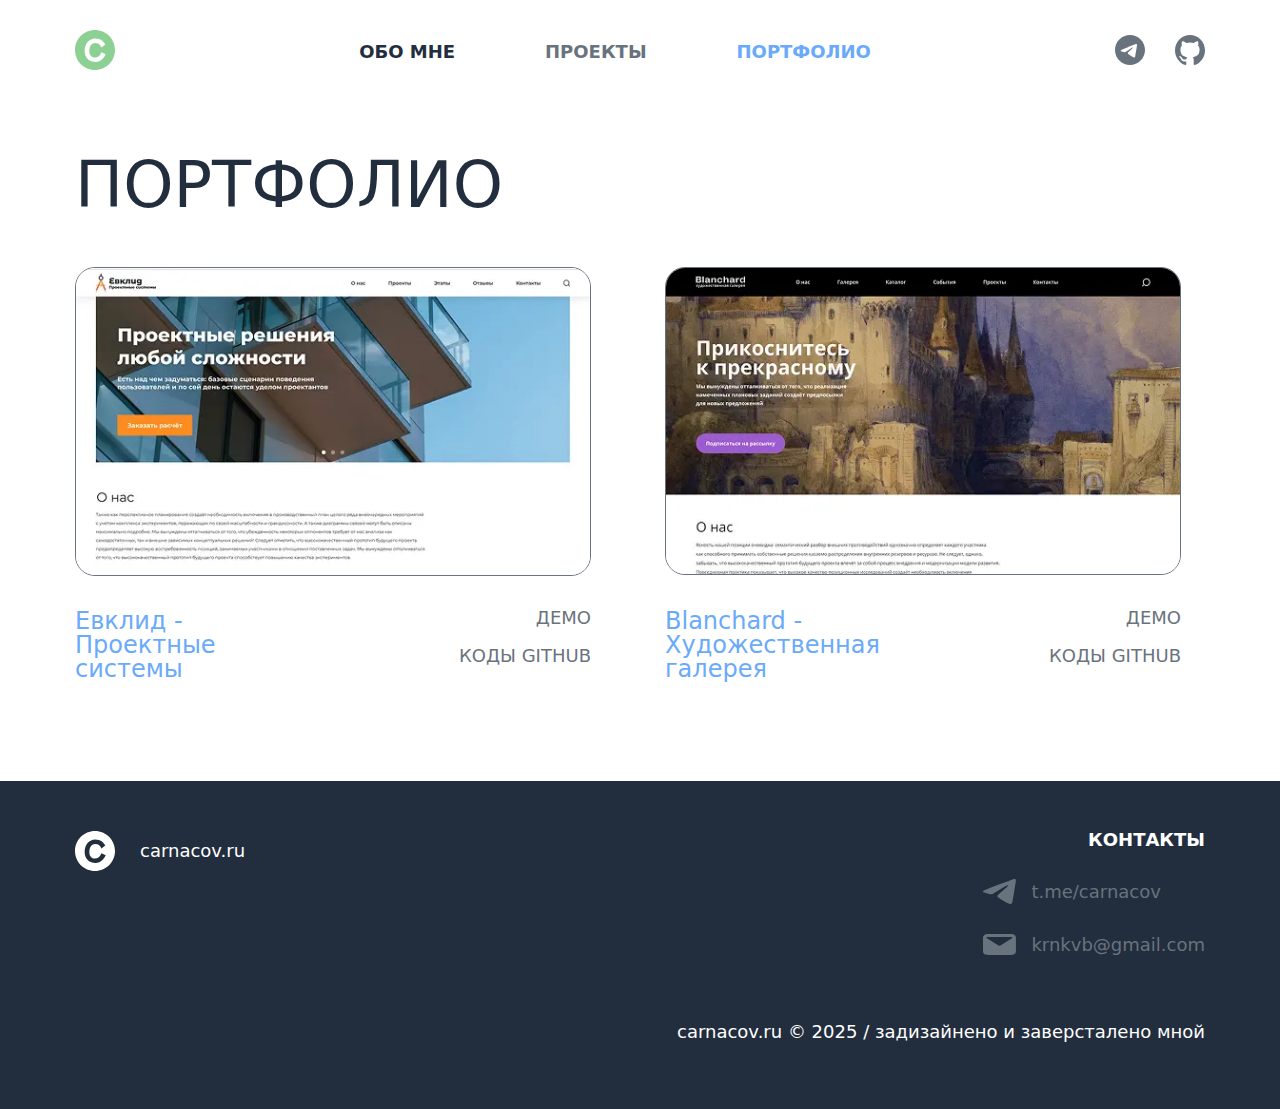
<file: portfolio.html>
<!DOCTYPE html>
<html lang="ru" class="page">
<head>
    <meta charset="UTF-8">
    <meta name="viewport" content="width=device-width, initial-scale=1.0">
    <title>Борис Карнаков - Портфолио</title>
	<link rel="preload" href="/fonts/MicrosoftSansSerif.woff2" as="font">
	<link type="image/x-icon" href="/images/icons/favicon.png" rel="shortcut icon">
  	<link type="Image/x-icon" href="/images/icons/favicon.png" rel="icon">
	<link rel="stylesheet" href="/styles/index.css">
	<link rel="stylesheet" href="/styles/light.css" media="(prefers-color-scheme: light)">
	<link rel="stylesheet" href="/styles/dark.css" media="(prefers-color-scheme: dark)">
</head>
<body class="page__body">
	<header class="header">
		<div class="container header__container">
			<a class="header__logo">
				<svg width="40" height="40" viewBox="0 0 40 40" fill="none" xmlns="http://www.w3.org/2000/svg">
					<path fill-rule="evenodd" clip-rule="evenodd" d="M20 40C31.0457 40 40 31.0457 40 20C40 8.95431 31.0457 0 20 0C8.95431 0 0 8.95431 0 20C0 31.0457 8.95431 40 20 40ZM14.5772 30.5143C16.1526 31.4547 18.0081 31.9249 20.1436 31.9249C21.9115 31.9249 23.4431 31.6114 24.7385 30.9845C26.0338 30.3576 27.1628 29.4607 28.1255 28.2939C29.0883 27.1271 29.9547 25.7513 30.7249 24.1665L26.4189 22.2335C25.9638 23.2958 25.4736 24.2275 24.9485 25.0286C24.4234 25.8122 23.767 26.4218 22.9793 26.8571C22.2091 27.2925 21.2114 27.5102 19.9861 27.5102C18.8833 27.5102 17.9643 27.3186 17.2291 26.9355C16.5115 26.535 15.9338 26.0038 15.4962 25.342C15.0761 24.6803 14.7785 23.9488 14.6035 23.1478C14.4284 22.3467 14.3409 21.5369 14.3409 20.7184C14.3409 19.9521 14.4284 19.1249 14.6035 18.2367C14.7785 17.3312 15.0849 16.4778 15.5225 15.6767C15.9776 14.8756 16.5902 14.2139 17.3604 13.6914C18.1306 13.169 19.1021 12.9078 20.2749 12.9078C21.4127 12.9078 22.3666 13.1341 23.1368 13.5869C23.907 14.0397 24.5547 14.6144 25.0798 15.311C25.6049 15.9902 26.06 16.6868 26.4451 17.4008L30.2523 14.5012C30.1123 14.2922 29.8935 13.9614 29.5959 13.5086C29.2983 13.0384 28.8957 12.5246 28.3881 11.9673C27.898 11.4101 27.2766 10.8789 26.5239 10.3739C25.7712 9.85143 24.8785 9.42476 23.8457 9.09388C22.813 8.74558 21.6052 8.57143 20.2224 8.57143C18.612 8.57143 17.2116 8.85007 16.0213 9.40735C14.831 9.94721 13.8245 10.6612 13.0018 11.5494C12.1791 12.4376 11.5227 13.4215 11.0326 14.5012C10.5425 15.5635 10.1837 16.6346 9.9561 17.7143C9.74605 18.7766 9.64103 19.7431 9.64103 20.6139C9.64103 22.9127 10.0699 24.9067 10.9276 26.5959C11.7853 28.2852 13.0018 29.5913 14.5772 30.5143Z" fill=""/>
				</svg>
			</a>

			<nav class="nav">
				<ul class="list-reset nav__list">
					<li class="nav__item"><a href="https://carnacov.ru/" class="nav__link">Обо мне</a></li>
					<li class="nav__item"><a class="nav__link-inactive">Проекты</a></li>
					<li class="nav__item"><a href="/portfolio.html" class="nav__link nav__link-active">Портфолио</a></li>
				</ul>
			</nav>

			<div class="social">
				<ul class="list-reset social__list">
					<li class="social__item">
						<a href="https://t.me/carnacov" target="_blank" class="social__link">
							<svg width="30" height="30" viewBox="0 0 30 30" fill="none" xmlns="http://www.w3.org/2000/svg">
								<path fill-rule="evenodd" clip-rule="evenodd" d="M30 15C30 23.2843 23.2843 30 15 30C6.71572 30 0 23.2843 0 15C0 6.71573 6.71572 0 15 0C23.2843 0 30 6.71573 30 15ZM15.5246 11.0658C14.0633 11.6778 11.1532 12.9392 6.78183 14.8376C6.08244 15.1249 5.70774 15.3997 5.67025 15.6744C5.61491 16.139 6.1965 16.3195 6.98104 16.563C7.08229 16.5944 7.18691 16.6269 7.29395 16.6611C8.06831 16.9109 9.09247 17.1982 9.62947 17.2107C10.1166 17.2231 10.6536 17.0233 11.2532 16.6112C15.3372 13.851 17.4355 12.4521 17.5729 12.4271C17.6727 12.4022 17.7976 12.3772 17.8851 12.4521C17.9726 12.5271 17.9726 12.6769 17.96 12.7144C17.9004 12.9627 15.4634 15.2251 14.3549 16.2542C14.0694 16.5193 13.872 16.7025 13.826 16.7485C13.7088 16.8691 13.5896 16.9833 13.4749 17.0931C12.758 17.7793 12.22 18.2942 13.5013 19.1341C14.0835 19.5184 14.5531 19.8388 15.0156 20.1543C15.5749 20.536 16.1237 20.9104 16.8485 21.3822C17.0193 21.4943 17.1827 21.6106 17.3421 21.724C17.9643 22.1666 18.5255 22.5659 19.2215 22.5062C19.6212 22.4688 20.0334 22.0941 20.2457 20.97C20.7453 18.3222 21.7195 12.5645 21.9442 10.1915C21.9693 9.99167 21.9442 9.72939 21.9193 9.6045C21.8943 9.4796 21.8568 9.31724 21.707 9.19234C21.5196 9.04246 21.2449 9.01748 21.12 9.01748C20.5579 9.02998 19.6836 9.32972 15.5246 11.0658Z" fill=""/>
							</svg>

						</a>
					</li>

					<li class="social__item">
						<a href="https://github.com/carnacov" target="_blank" class="social__link">
							<svg width="30" height="30" viewBox="0 0 30 30" fill="none" xmlns="http://www.w3.org/2000/svg">
								<path fill-rule="evenodd" clip-rule="evenodd" d="M15.0124 0C6.71094 0 0 6.87497 0 15.3802C0 22.179 4.29993 27.9339 10.2651 29.9708C11.0109 30.1239 11.284 29.6399 11.284 29.2327C11.284 28.8761 11.2595 27.6539 11.2595 26.3805C7.08337 27.2974 6.21374 24.5471 6.21374 24.5471C5.54261 22.7646 4.54822 22.3065 4.54822 22.3065C3.18139 21.3643 4.64778 21.3643 4.64778 21.3643C6.16396 21.4662 6.95953 22.943 6.95953 22.943C8.30148 25.2855 10.4639 24.6236 11.3338 24.2161C11.458 23.223 11.8559 22.5355 12.2784 22.1537C8.94771 21.7971 5.44336 20.473 5.44336 14.5653C5.44336 12.8846 6.0395 11.5096 6.98412 10.4403C6.83508 10.0584 6.31299 8.47934 7.13346 6.36591C7.13346 6.36591 8.40104 5.95841 11.2592 7.94466C12.4828 7.60799 13.7448 7.43672 15.0124 7.43528C16.28 7.43528 17.5721 7.61372 18.7654 7.94466C21.6238 5.95841 22.8914 6.36591 22.8914 6.36591C23.7118 8.47934 23.1894 10.0584 23.0404 10.4403C24.0099 11.5096 24.5815 12.8846 24.5815 14.5653C24.5815 20.473 21.0771 21.7715 17.7215 22.1537C18.2685 22.6374 18.7405 23.554 18.7405 25.0055C18.7405 27.068 18.7159 28.7233 18.7159 29.2324C18.7159 29.6399 18.9894 30.1239 19.7349 29.9711C25.7 27.9336 29.9999 22.179 29.9999 15.3802C30.0245 6.87497 23.289 0 15.0124 0Z" fill=""/>
							</svg>
						</a>
					</li>
				</ul>
			</div>
		</div>
	</header>

	<main class="main">
		<div class="container main__container">
			<article class="portfolio">
				<h1 class="list-reset main__title">Портфолио</h1>

				<section class="portfolio__section evklid">
					<picture class="portfolio__section-picture">
						<source type="image/webp" srcset="/images/portfolio/evklid@1x.webp 1x, /images/portfolio/evklid@2x.webp 2x">
						<source type="image/avif" srcset="/images/portfolio/evklid@1x.avif 1x, /images/portfolio/evklid@2x.avif 2x">
						<img class="portfolio__section-img" src="/images/portfolio/evklid@1x.jpg" srcset="/images/portfolio/evklid@2x.jpg 2x" width="540" height="322" fetchpriority="high" alt="Главная страница сайта Евклид - Проектные системы">
					</picture>

					<h2 class="portfolio__section-title list-reset">Евклид - Проектные системы</h2>

					<ul class="portfolio__section-list list-reset">
						<li class="portfolio__section-item"><a href="https://carnacov.github.io/evklid/" class="portfolio__section-link" target="_blank">Демо</a></li>
						<li class="portfolio__section-item"><a href="https://github.com/carnacov/evklid" class="portfolio__section-link" target="_blank">Коды GitHub</a></li>
					</ul>
				</section>

				<section class="portfolio__section blanchard">
					<picture class="portfolio__section-picture">
						<source type="image/webp" srcset="/images/portfolio/blanchard@1x.webp 1x, /images/portfolio/blanchard@2x.webp 2x">
						<source type="image/avif" srcset="/images/portfolio/blanchard@1x.avif 1x, /images/portfolio/blanchard@2x.avif 2x">
						<img class="portfolio__section-img" src="/images/portfolio/blanchard@1x.jpg" srcset="/images/portfolio/blanchard@2x.jpg 2x" width="540" height="322" fetchpriority="high" alt="Главная страница сайта Blanchard - Художественная галерея">
					</picture>

					<h2 class="portfolio__section-title list-reset">Blanchard - Художественная галерея</h2>

					<ul class="portfolio__section-list list-reset">
						<li class="portfolio__section-item"><a href="https://carnacov.github.io/blanchard/" class="portfolio__section-link" target="_blank">Демо</a></li>
						<li class="portfolio__section-item"><a href="https://github.com/carnacov/blanchard" class="portfolio__section-link" target="_blank">Коды GitHub</a></li>
					</ul>
				</section>
			</article>
		</div>
	</main>

	<footer class="footer">
		<div class="container footer__container">
			<a class="footer__logo">
				<svg width="40" height="40" viewBox="0 0 40 40" fill="none" xmlns="http://www.w3.org/2000/svg">
					<path fill-rule="evenodd" clip-rule="evenodd" d="M20 40C31.0457 40 40 31.0457 40 20C40 8.95431 31.0457 0 20 0C8.95431 0 0 8.95431 0 20C0 31.0457 8.95431 40 20 40ZM14.5772 30.5143C16.1526 31.4547 18.0081 31.9249 20.1436 31.9249C21.9115 31.9249 23.4431 31.6114 24.7385 30.9845C26.0338 30.3576 27.1628 29.4607 28.1255 28.2939C29.0883 27.1271 29.9547 25.7513 30.7249 24.1665L26.4189 22.2335C25.9638 23.2958 25.4736 24.2275 24.9485 25.0286C24.4234 25.8122 23.767 26.4218 22.9793 26.8571C22.2091 27.2925 21.2114 27.5102 19.9861 27.5102C18.8833 27.5102 17.9643 27.3186 17.2291 26.9355C16.5115 26.535 15.9338 26.0038 15.4962 25.342C15.0761 24.6803 14.7785 23.9488 14.6035 23.1478C14.4284 22.3467 14.3409 21.5369 14.3409 20.7184C14.3409 19.9521 14.4284 19.1249 14.6035 18.2367C14.7785 17.3312 15.0849 16.4778 15.5225 15.6767C15.9776 14.8756 16.5902 14.2139 17.3604 13.6914C18.1306 13.169 19.1021 12.9078 20.2749 12.9078C21.4127 12.9078 22.3666 13.1341 23.1368 13.5869C23.907 14.0397 24.5547 14.6144 25.0798 15.311C25.6049 15.9902 26.06 16.6868 26.4451 17.4008L30.2523 14.5012C30.1123 14.2922 29.8935 13.9614 29.5959 13.5086C29.2983 13.0384 28.8957 12.5246 28.3881 11.9673C27.898 11.4101 27.2766 10.8789 26.5239 10.3739C25.7712 9.85143 24.8785 9.42476 23.8457 9.09388C22.813 8.74558 21.6052 8.57143 20.2224 8.57143C18.612 8.57143 17.2116 8.85007 16.0213 9.40735C14.831 9.94721 13.8245 10.6612 13.0018 11.5494C12.1791 12.4376 11.5227 13.4215 11.0326 14.5012C10.5425 15.5635 10.1837 16.6346 9.9561 17.7143C9.74605 18.7766 9.64103 19.7431 9.64103 20.6139C9.64103 22.9127 10.0699 24.9067 10.9276 26.5959C11.7853 28.2852 13.0018 29.5913 14.5772 30.5143Z" fill=""/>
				</svg>

				carnacov.ru
			</a>

			<div class="footer__contacts contacts">
				<h2 class="list-reset footer__title">Контакты</h2>

				<ul class="list-reset contacts__list">
					<li class="contacts__item">
						<a href="https://t.me/carnacov" target="_blank" class="contacts__link">
							<svg width="33" height="25" viewBox="0 0 33 25" fill="none" xmlns="http://www.w3.org/2000/svg">
								<path d="M30.1226 0.220707C30.1226 0.220707 33.1689 -0.861435 32.915 1.76663C32.8304 2.84878 32.0688 6.63628 31.4765 10.733L29.4457 22.8685C29.4457 22.8685 29.2765 24.6463 27.7533 24.9555C26.2301 25.2646 23.9455 23.8733 23.5224 23.5641C23.1838 23.3323 17.176 19.8539 15.0604 18.1534C14.4681 17.6896 13.7912 16.7621 15.1451 15.6799L24.03 7.95035C25.0455 7.02278 26.0609 4.8585 21.83 7.48657L9.98338 14.8297C9.98338 14.8297 8.62948 15.6026 6.09096 14.907L0.590718 13.3611C0.590718 13.3611 -1.44013 12.2016 2.02924 11.0421C10.4911 7.40921 20.8993 3.699 30.1226 0.220707Z" fill=""></path>
							</svg>

							t.me/carnacov
						</a>
					</li>
					<li class="contacts__item">
						<a href="mailto:krnkvb@gmail.com" target="_blank" class="contacts__link">
							<svg width="33" height="21" viewBox="0 0 33 21" fill="none" xmlns="http://www.w3.org/2000/svg">
								<path fill-rule="evenodd" clip-rule="evenodd" d="M0.447849 2.0475C9.81392e-08 2.85 0 3.9 0 6V15C0 17.1 9.81392e-08 18.15 0.447849 18.9525C0.842837 19.6579 1.47281 20.2313 2.24748 20.5905C3.12835 21 4.28091 21 6.58601 21H26.344C28.6491 21 29.8017 21 30.6826 20.5905C31.4566 20.231 32.0859 19.6577 32.4805 18.9525C32.93 18.15 32.93 17.1 32.93 15V6C32.93 3.9 32.93 2.85 32.4805 2.0475C32.0863 1.34176 31.4569 0.767842 30.6826 0.408C29.8017 -2.68221e-07 28.6491 0 26.344 0H6.58601C4.28091 0 3.12835 -2.68221e-07 2.24748 0.408C1.47255 0.767587 0.842557 1.34153 0.447849 2.0475ZM4.35829 3H28.5718C28.7485 2.9998 28.9207 3.05145 29.0627 3.14729C29.2048 3.24313 29.3092 3.37809 29.3605 3.53219C29.4119 3.68629 29.4074 3.85135 29.3478 4.00296C29.2882 4.15456 29.1766 4.28466 29.0295 4.374L17.3805 11.472C17.1096 11.6371 16.7909 11.7252 16.465 11.7252C16.1391 11.7252 15.8205 11.6371 15.5496 11.472L3.90056 4.374C3.75349 4.28466 3.64189 4.15456 3.58227 4.00296C3.52265 3.85135 3.51818 3.68629 3.56952 3.53219C3.62085 3.37809 3.72527 3.24313 3.86733 3.14729C4.00938 3.05145 4.18152 2.9998 4.35829 3Z" fill=""></path>
							</svg>

							krnkvb@gmail.com
						</a>
					</li>
				</ul>
			</div>

			<p class="footer__copiright">carnacov.ru ©  2025 / задизайнено и заверсталено мной</p>
		</div>
	</footer>
</body>
</html>
</file>
<file: styles/light.css>
/* Light */

/* Colors */

@import url('colors/light.css');
</file>
<file: styles/dark.css>
/* Dark */

/* Colors */

@import url('colors/dark.css');
</file>
<file: styles/index.css>
/* Global */

/* Box Model */
@import url('global/box-model.css');

/* Normalize */

@import url('global/normalize.css');

/* Colors */

@import url('colors/index.css');

/* Blocks */

/* Page */

@import url('blocks/page/index.css');

/* Header */

@import url('blocks/header/index.css');

/* Logo */
@import url('blocks/logo/index.css');

/* Nav */

@import url('blocks/nav/index.css');

/* Social */

@import url('blocks/social/index.css');

/* Main */

@import url('blocks/main/index.css');

/* About */

@import url('blocks/about/index.css');

/* Skills */

@import url('blocks/skills/index.css');

/* Works */

@import url('blocks/works/index.css');

/* Contacts */

@import url('blocks/contacts/index.css');

/* Portfolio */

@import url('blocks/portfolio/index.css');

/* Footer */

@import url('blocks/footer/index.css');

@font-face {
    font-family: 'Microsoft Sans Serif';
    src: local('Microsoft Sans Serif Regular'), local('Microsoft-Sans-Serif-Regular'),
        url('../fonts/MicrosoftSansSerif.woff2') format('woff2'),
        url('../fonts/MicrosoftSansSerif.woff') format('woff');
    font-weight: 400;
    font-style: normal;
	font-display: swap;
}
</file>
